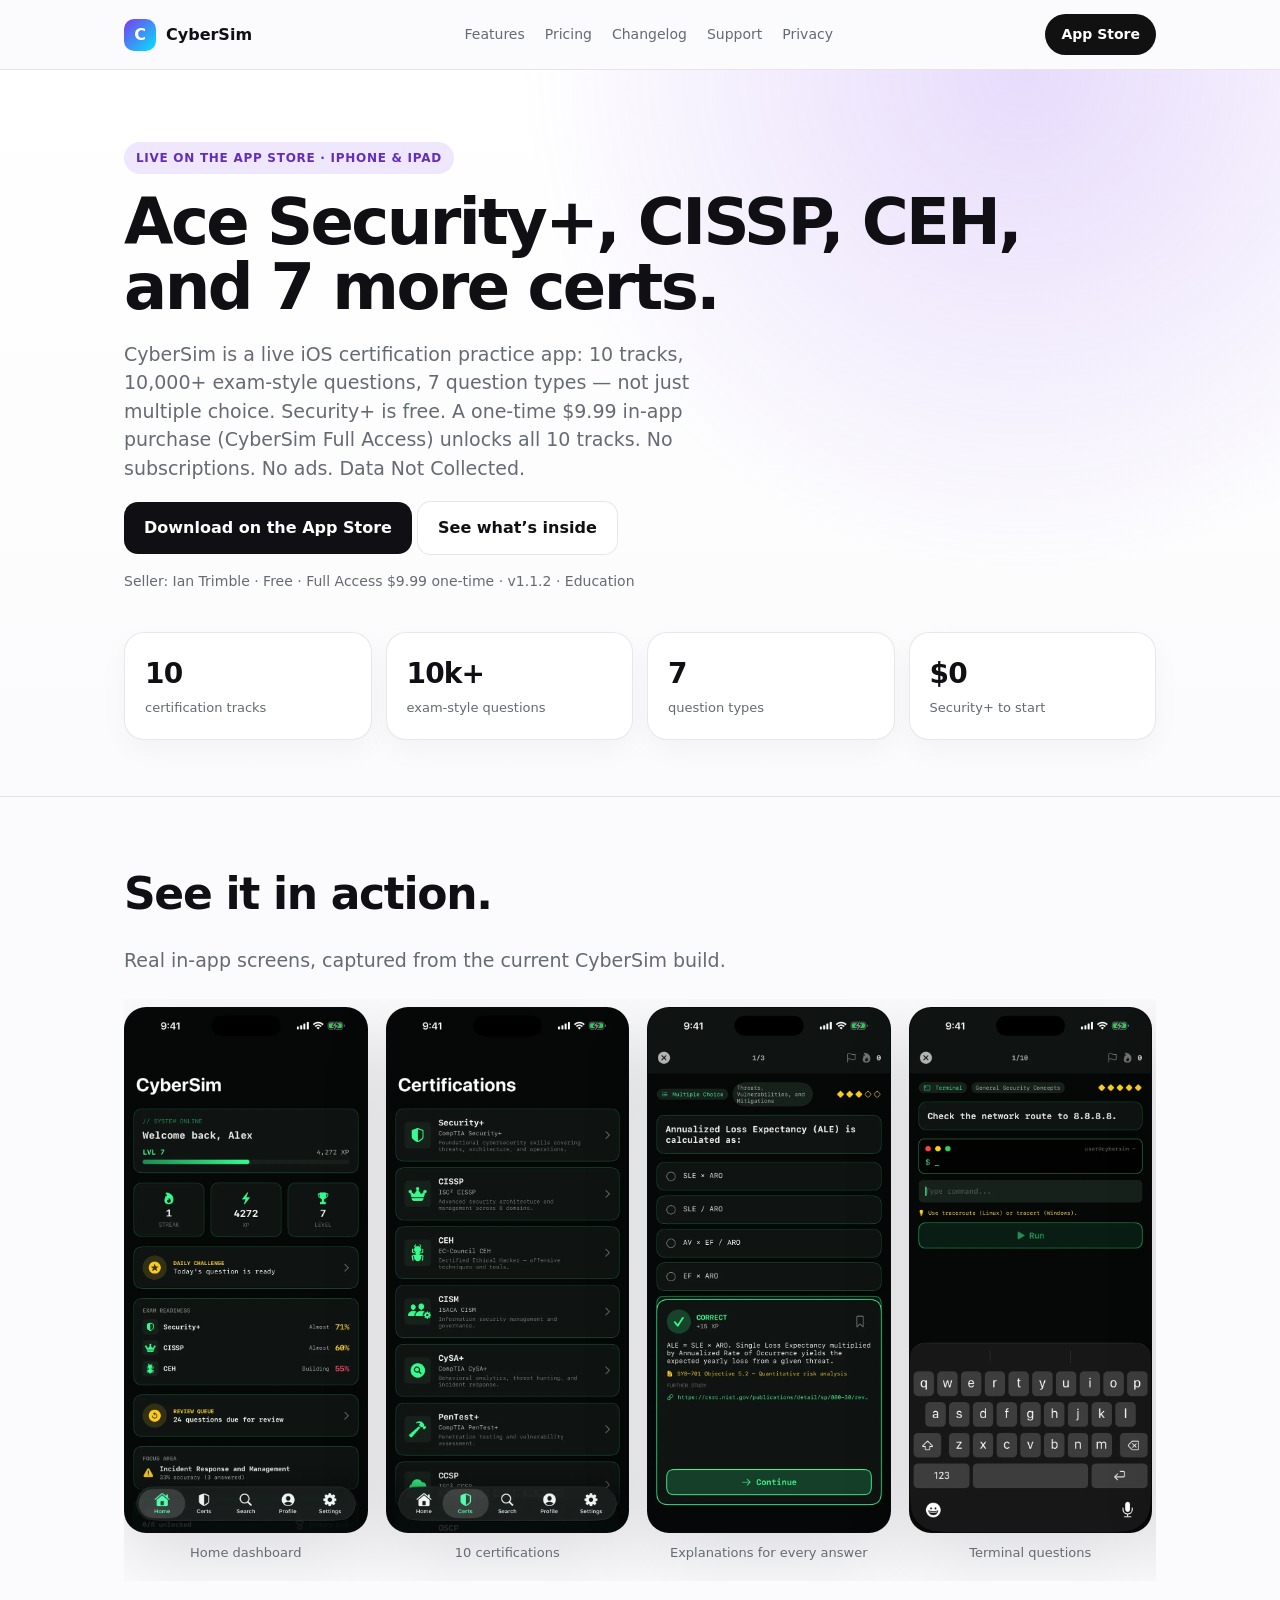
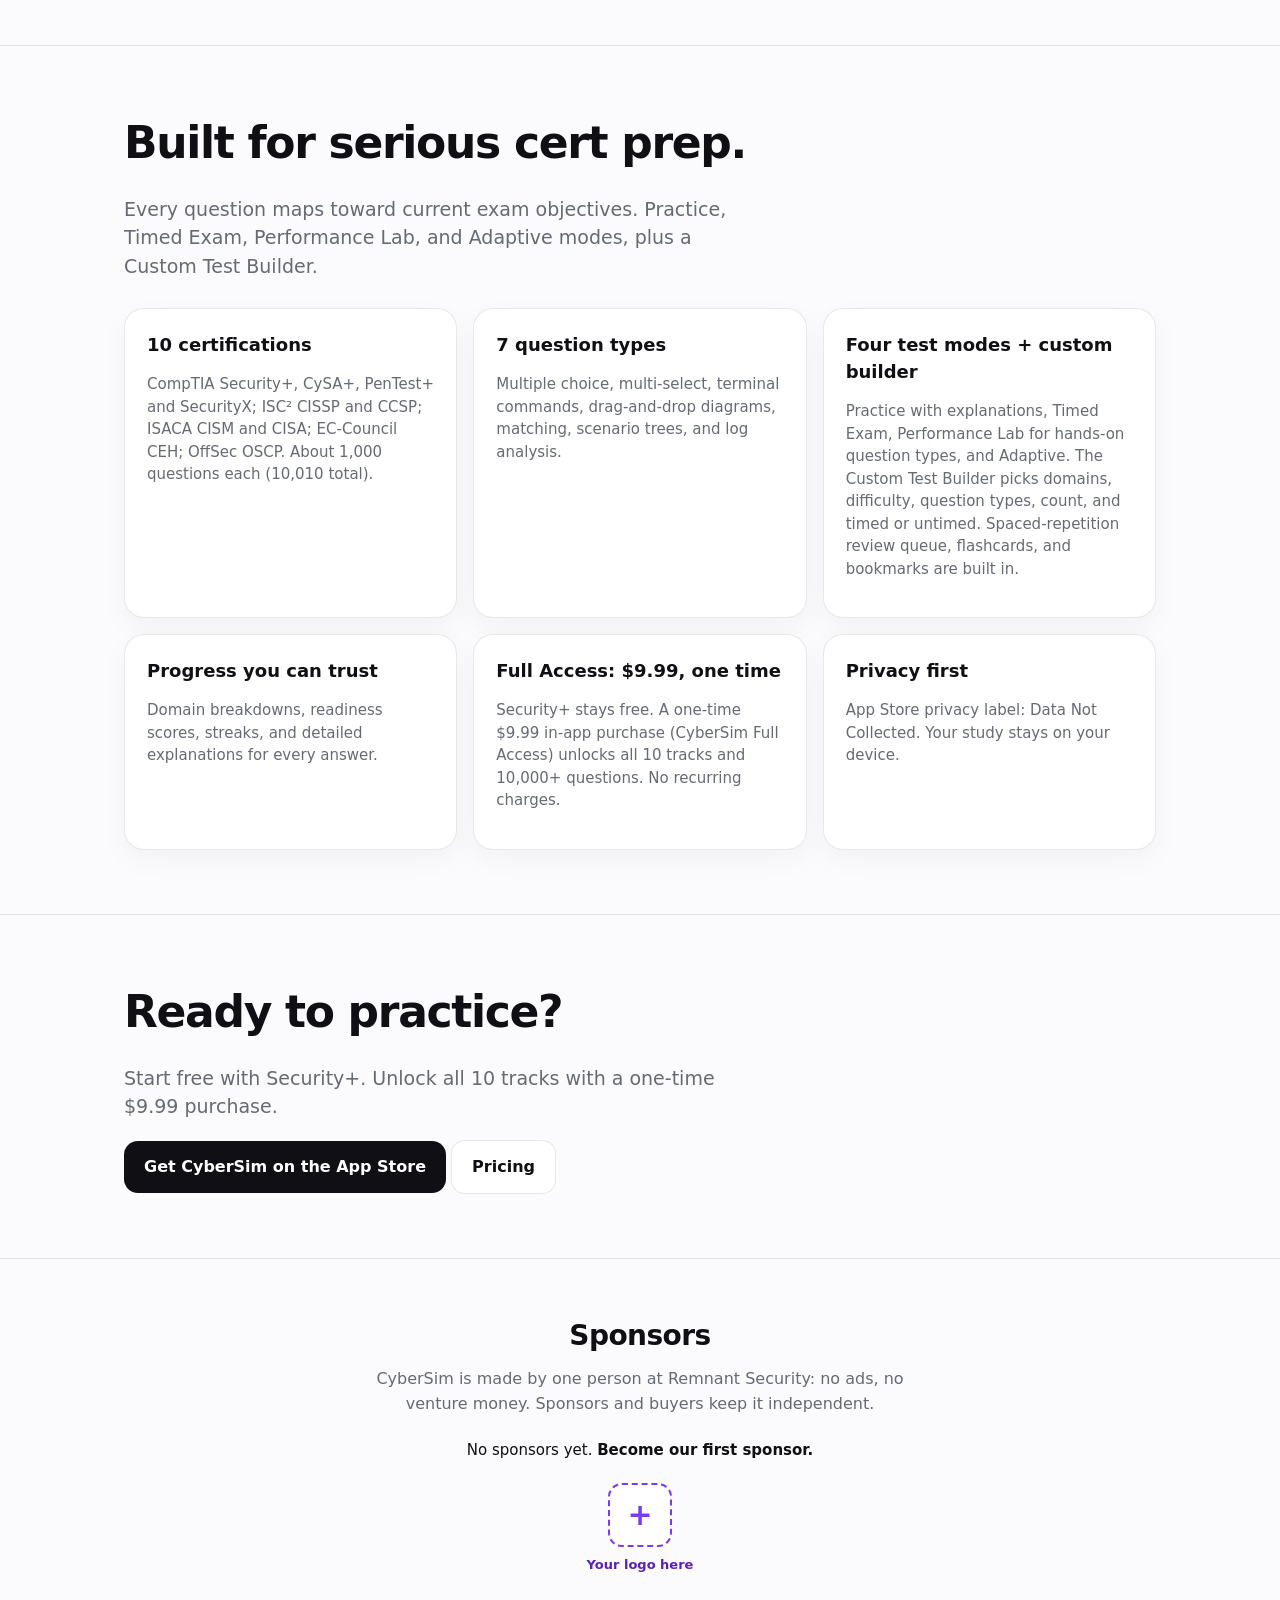
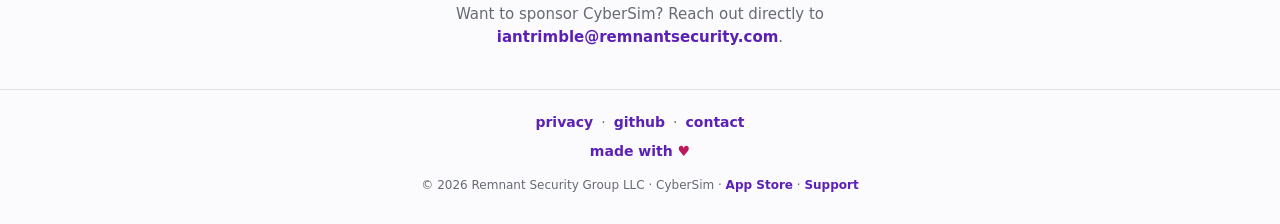
<file: index.html>
<!doctype html>
<html lang="en">
<head>
<meta charset="utf-8">
<meta name="viewport" content="width=device-width, initial-scale=1">
<title>CyberSim — Cert exam practice for iOS</title>
<meta name="description" content="Ace Security+, CISSP, CEH, and more. 10 certs, 10,000+ questions, 7 question types. Security+ free. Unlock all 10 for $9.99, one time.">
<link rel="canonical" href="https://cybersim.remnantsecurity.com/">
<link rel="icon" type="image/svg+xml" href="/favicon.svg">
<meta property="og:title" content="CyberSim — Cert exam practice for iOS">
<meta property="og:description" content="Ace Security+, CISSP, CEH, and more. 10 certs, 10,000+ questions, 7 question types. Security+ free. Unlock all 10 for $9.99, one time.">
<meta property="og:type" content="website">
<meta property="og:image" content="https://cybersim.remnantsecurity.com/og-image.jpg">
<meta name="twitter:card" content="summary_large_image">
<meta name="twitter:image" content="https://cybersim.remnantsecurity.com/og-image.jpg">
<meta property="og:url" content="https://cybersim.remnantsecurity.com/">
<meta name="theme-color" content="#7C3AED">
<style>
:root{--accent:#7C3AED;--accent2:#00e5ff;--ink:#101014;--muted:#666a73;--bg:#fbfbfd;--card:#fff;--line:rgba(0,0,0,.09);--shadow:0 24px 70px rgba(0,0,0,.12)}
*{box-sizing:border-box}html{scroll-behavior:smooth}body{margin:0;background:var(--bg);color:var(--ink);font-family:-apple-system,BlinkMacSystemFont,"SF Pro Display","Inter",system-ui,sans-serif;line-height:1.5;-webkit-font-smoothing:antialiased}
a{color:inherit;text-decoration:none}.nav{position:sticky;top:0;z-index:50;background:rgba(251,251,253,.86);backdrop-filter:saturate(180%) blur(22px);border-bottom:1px solid var(--line)}
.navin{max-width:1080px;margin:auto;padding:14px 24px;display:flex;align-items:center;justify-content:space-between;gap:16px}
.brand{display:flex;align-items:center;gap:10px;font-weight:800}.mark{width:32px;height:32px;border-radius:10px;background:linear-gradient(135deg,var(--accent),var(--accent2));display:grid;place-items:center;color:#fff;font-weight:900}
.links{display:flex;gap:20px;color:var(--muted);font-size:14px;flex-wrap:wrap}.pill{padding:10px 16px;border-radius:999px;background:#111;color:#fff;font-weight:700;font-size:14px}
.wrap{max-width:1080px;margin:auto;padding:0 24px}.hero{padding:72px 0 56px;background:radial-gradient(circle at 80% 0%,color-mix(in srgb,var(--accent) 18%,transparent),transparent 40%),linear-gradient(180deg,#fff,var(--bg))}
.eyebrow{display:inline-flex;padding:7px 12px;border-radius:999px;background:color-mix(in srgb,var(--accent) 12%,white);color:color-mix(in srgb,var(--accent) 80%,black);font-size:12px;font-weight:800;letter-spacing:.06em;text-transform:uppercase}
h1{font-size:clamp(36px,6vw,64px);line-height:1.02;letter-spacing:-.04em;margin:16px 0}.lead{font-size:19px;color:var(--muted);max-width:640px}
.cta{display:flex;gap:12px;flex-wrap:wrap;margin-top:28px}.btn{display:inline-flex;align-items:center;justify-content:center;padding:14px 20px;border-radius:14px;font-weight:800}
.primary{background:var(--ink);color:#fff}.secondary{background:#fff;border:1px solid var(--line)}.meta{margin-top:16px;color:var(--muted);font-size:14px}
.proof{display:grid;grid-template-columns:repeat(4,1fr);gap:14px;margin:40px 0 0}.proofItem{background:var(--card);border:1px solid var(--line);border-radius:20px;padding:20px;box-shadow:0 10px 28px rgba(0,0,0,.04)}
.proofItem strong{display:block;font-size:28px;letter-spacing:-.03em}.proofItem span{color:var(--muted);font-size:13px}
.section{padding:64px 0;border-top:1px solid var(--line)}.section h2{font-size:clamp(28px,4vw,44px);letter-spacing:-.03em;margin:0 0 12px}
.grid{display:grid;grid-template-columns:repeat(3,1fr);gap:16px;margin-top:28px}.card{background:var(--card);border:1px solid var(--line);border-radius:20px;padding:22px;box-shadow:0 10px 28px rgba(0,0,0,.04)}
.card h3{margin:0 0 8px;font-size:18px}.card p,.card li{color:var(--muted);font-size:15px}.footer{padding:36px 0;color:var(--muted);font-size:13px;border-top:1px solid var(--line)}
.footerin{display:flex;justify-content:space-between;gap:16px;flex-wrap:wrap}.shot{margin-top:28px;border-radius:24px;overflow:hidden;border:1px solid var(--line);box-shadow:var(--shadow)}
.shot img{width:100%;display:block}.content{max-width:760px}.content p,.content li{color:var(--muted);font-size:17px}
@media(max-width:900px){.proof,.grid{grid-template-columns:1fr 1fr}.links{display:none}}
@media(max-width:600px){.proof,.grid{grid-template-columns:1fr}}
.shots{display:grid;grid-auto-flow:column;grid-auto-columns:calc((100% - 54px)/4);gap:18px;overflow-x:auto;scroll-snap-type:x mandatory;padding:8px 2px 18px;margin-top:24px}.shots figure{margin:0;scroll-snap-align:start}.shots img{width:100%;height:auto;aspect-ratio:690/1493;border-radius:22px;border:1px solid var(--line);box-shadow:var(--shadow);display:block;background:#0b0b0d}.shots figcaption{font-size:13px;color:var(--muted);margin-top:10px;text-align:center}@media(max-width:700px){.shots{grid-auto-columns:68%}}
</style>
<link rel="stylesheet" href="/sponsors.css">
</head>
<body>
<nav class="nav"><div class="navin">
  <a class="brand" href="/"><span class="mark">C</span>CyberSim</a>
  <div class="links">
    <a href="/features.html">Features</a>
    <a href="/pricing.html">Pricing</a>
    <a href="/changelog.html">Changelog</a>
    <a href="/support.html">Support</a>
    <a href="/privacy.html">Privacy</a>
  </div>
  <a class="pill" href="https://apps.apple.com/us/app/cybersim-cert-exam-practice/id6762009652?ct=EXP-20260908-CYBERSIM-SITE-01">App Store</a>
</div></nav>

<header class="hero"><div class="wrap">
  <span class="eyebrow">Live on the App Store · iPhone &amp; iPad</span>
  <h1>Ace Security+, CISSP, CEH, and 7 more certs.</h1>
  <p class="lead">CyberSim is a live iOS certification practice app: 10 tracks, 10,000+ exam-style questions, 7 question types — not just multiple choice. Security+ is free. A one-time $9.99 in-app purchase (CyberSim Full Access) unlocks all 10 tracks. No subscriptions. No ads. Data Not Collected.</p>
  <div class="sp-cta">
    <a class="btn primary" href="https://apps.apple.com/us/app/cybersim-cert-exam-practice/id6762009652?ct=EXP-20260908-CYBERSIM-SITE-01">Download on the App Store</a>
    <a class="btn secondary" href="/features.html">See what’s inside</a>
  </div>
  <p class="meta">Seller: Ian Trimble · Free · Full Access $9.99 one-time · v1.1.2 · Education</p>
  <div class="proof">
    <div class="proofItem"><strong>10</strong><span>certification tracks</span></div>
    <div class="proofItem"><strong>10k+</strong><span>exam-style questions</span></div>
    <div class="proofItem"><strong>7</strong><span>question types</span></div>
    <div class="proofItem"><strong>$0</strong><span>Security+ to start</span></div>
  </div>
</div></header>
<section class="section" id="screenshots"><div class="wrap">
  <h2>See it in action.</h2>
  <p class="lead">Real in-app screens, captured from the current CyberSim build.</p>
  <div class="shots">
    <figure><img src="/screenshots/cybersim-home.webp" width="690" height="1499" loading="lazy" decoding="async" alt="CyberSim home dashboard showing level and XP, streak, daily challenge, exam readiness for Security+, CISSP and CEH, and a review queue of questions due"><figcaption>Home dashboard</figcaption></figure>
    <figure><img src="/screenshots/cybersim-certs.webp" width="690" height="1499" loading="lazy" decoding="async" alt="Certifications list showing Security+, CISSP, CEH, CISM, CySA+, PenTest+ and CCSP, each with a short description"><figcaption>10 certifications</figcaption></figure>
    <figure><img src="/screenshots/cybersim-mcfb.webp" width="690" height="1499" loading="lazy" decoding="async" alt="Multiple-choice question on Annualized Loss Expectancy with the correct answer SLE × ARO marked and an explanation citing the SY0-701 exam objective"><figcaption>Explanations for every answer</figcaption></figure>
    <figure><img src="/screenshots/cybersim-terminal.webp" width="690" height="1499" loading="lazy" decoding="async" alt="Terminal question asking you to check the network route to 8.8.8.8, with a command prompt, hint and Run button"><figcaption>Terminal questions</figcaption></figure>
    <figure><img src="/screenshots/cybersim-dragdrop.webp" width="690" height="1499" loading="lazy" decoding="async" alt="Drag-and-drop question matching malware types Ransomware, Spyware and Trojan to their descriptions"><figcaption>Drag-and-drop</figcaption></figure>
    <figure><img src="/screenshots/cybersim-log.webp" width="690" height="1499" loading="lazy" decoding="async" alt="Log analysis question showing a VPN alert for suspicious activity and asking how to respond, with four options"><figcaption>Log analysis</figcaption></figure>
  </div>
</div></section>
<section class="section"><div class="wrap">
  <h2>Built for serious cert prep.</h2>
  <p class="lead">Every question maps toward current exam objectives. Practice, Timed Exam, Performance Lab, and Adaptive modes, plus a Custom Test Builder.</p>
  <div class="grid">
    <article class="card"><h3>10 certifications</h3><p>CompTIA Security+, CySA+, PenTest+ and SecurityX; ISC² CISSP and CCSP; ISACA CISM and CISA; EC-Council CEH; OffSec OSCP. About 1,000 questions each (10,010 total).</p></article>
    <article class="card"><h3>7 question types</h3><p>Multiple choice, multi-select, terminal commands, drag-and-drop diagrams, matching, scenario trees, and log analysis.</p></article>
    <article class="card"><h3>Four test modes + custom builder</h3><p>Practice with explanations, Timed Exam, Performance Lab for hands-on question types, and Adaptive. The Custom Test Builder picks domains, difficulty, question types, count, and timed or untimed. Spaced-repetition review queue, flashcards, and bookmarks are built in.</p></article>
    <article class="card"><h3>Progress you can trust</h3><p>Domain breakdowns, readiness scores, streaks, and detailed explanations for every answer.</p></article>
    <article class="card"><h3>Full Access: $9.99, one time</h3><p>Security+ stays free. A one-time $9.99 in-app purchase (CyberSim Full Access) unlocks all 10 tracks and 10,000+ questions. No recurring charges.</p></article>
    <article class="card"><h3>Privacy first</h3><p>App Store privacy label: Data Not Collected. Your study stays on your device.</p></article>
  </div>
</div></section>
<section class="section"><div class="wrap">
  <h2>Ready to practice?</h2>
  <p class="lead">Start free with Security+. Unlock all 10 tracks with a one-time $9.99 purchase.</p>
  <div class="sp-cta">
    <a class="btn primary" href="https://apps.apple.com/us/app/cybersim-cert-exam-practice/id6762009652?ct=EXP-20260908-CYBERSIM-SITE-01">Get CyberSim on the App Store</a>
    <a class="btn secondary" href="/pricing.html">Pricing</a>
  </div>
</div></section>

<!-- TODO(sponsors): flip data-sponsors-live to "true" when https://github.com/sponsors/itrimble is live -->
<section class="sponsors" data-sponsors-live="false" aria-labelledby="sponsors-h"><div class="wrap">
  <h2 id="sponsors-h">Sponsors</h2>
  <p class="indie">CyberSim is made by one person at Remnant Security: no ads, no venture money. Sponsors and buyers keep it independent.</p>
  <p class="empty">No sponsors yet. <strong>Become our first sponsor.</strong></p>
  <ul class="sponsor-row"><li><a class="sponsor-tile" href="mailto:iantrimble@remnantsecurity.com?subject=CyberSim%20sponsorship" data-live-href="https://github.com/sponsors/itrimble" aria-label="Your logo here: become CyberSim's first sponsor"><span class="slot" aria-hidden="true">+</span><span>Your logo here</span></a></li></ul>
  <p class="sp-cta">Want to sponsor CyberSim? <span data-show-when="live">Use <a href="mailto:iantrimble@remnantsecurity.com?subject=CyberSim%20sponsorship" data-live-href="https://github.com/sponsors/itrimble">GitHub Sponsors</a> or reach</span><span data-show-when="pending">Reach</span> out directly to <a href="mailto:iantrimble@remnantsecurity.com?subject=CyberSim%20sponsorship">iantrimble@remnantsecurity.com</a>.</p>
</div></section>
<footer class="mini"><div class="wrap">
  <nav aria-label="Footer"><a href="/privacy.html">privacy</a><span aria-hidden="true">·</span><a href="https://github.com/itrimble/cybersim-site" rel="noopener">github</a><span aria-hidden="true">·</span><a href="mailto:iantrimble@remnantsecurity.com">contact</a></nav>
  <p class="made"><a href="https://remnantsecurity.com">made with <span class="heart" aria-hidden="true">♥</span><span class="sr">love</span></a></p>
  <p class="legal"><span class="nw">© 2026 Remnant Security Group LLC · CyberSim</span> · <span class="nw"><a href="https://apps.apple.com/us/app/cybersim-cert-exam-practice/id6762009652?ct=EXP-20260908-CYBERSIM-SITE-01">App Store</a></span> · <span class="nw"><a href="/support.html">Support</a></span></p>
</div></footer>
<script src="/sponsors.js"></script>
<script src="/posthog.js"></script>
</body></html>
</file>
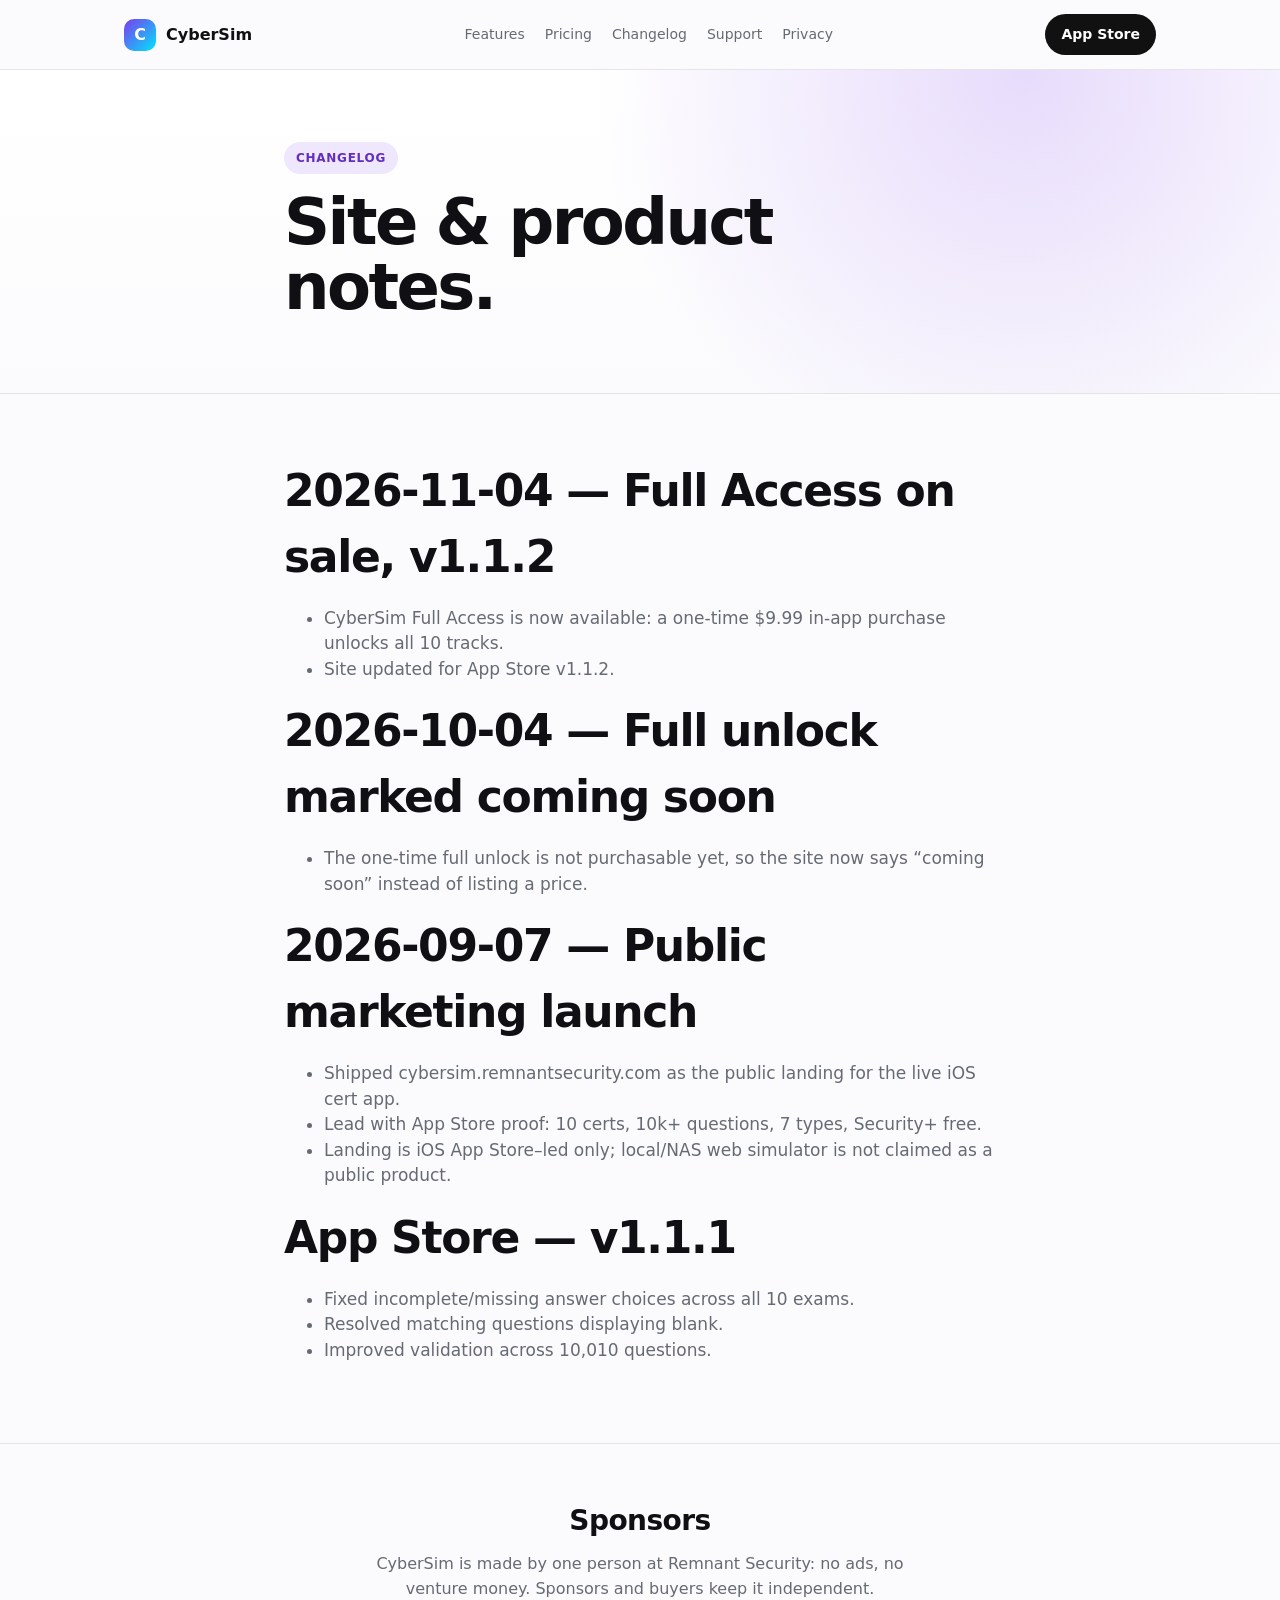
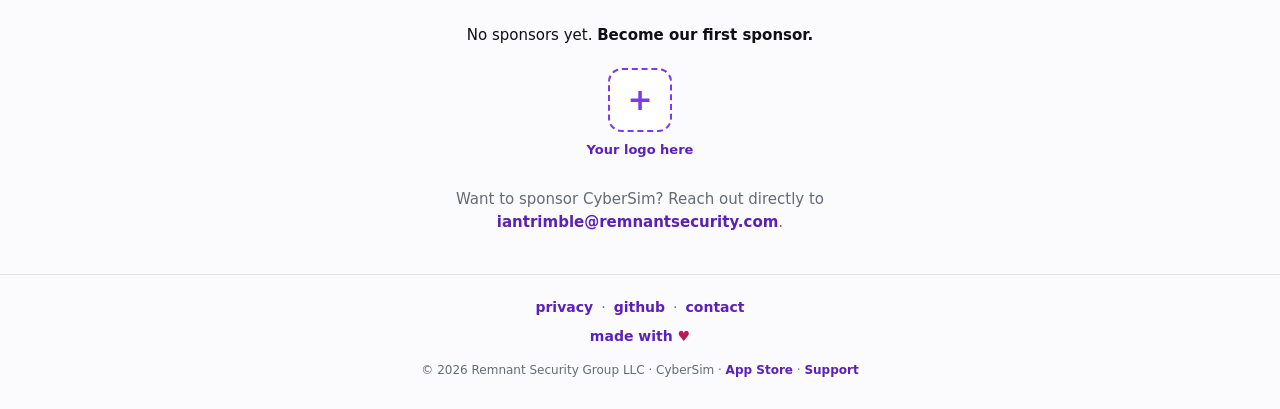
<file: changelog.html>
<!doctype html>
<html lang="en">
<head>
<meta charset="utf-8">
<meta name="viewport" content="width=device-width, initial-scale=1">
<title>CyberSim Changelog</title>
<meta name="description" content="Website and App Store release notes for CyberSim.">
<link rel="canonical" href="https://cybersim.remnantsecurity.com/changelog.html">
<link rel="icon" type="image/svg+xml" href="/favicon.svg">
<meta property="og:title" content="CyberSim Changelog">
<meta property="og:description" content="Website and App Store release notes for CyberSim.">
<meta property="og:type" content="website">
<meta property="og:url" content="https://cybersim.remnantsecurity.com/changelog.html">
<meta name="theme-color" content="#7C3AED">
<style>
:root{--accent:#7C3AED;--accent2:#00e5ff;--ink:#101014;--muted:#666a73;--bg:#fbfbfd;--card:#fff;--line:rgba(0,0,0,.09);--shadow:0 24px 70px rgba(0,0,0,.12)}
*{box-sizing:border-box}html{scroll-behavior:smooth}body{margin:0;background:var(--bg);color:var(--ink);font-family:-apple-system,BlinkMacSystemFont,"SF Pro Display","Inter",system-ui,sans-serif;line-height:1.5;-webkit-font-smoothing:antialiased}
a{color:inherit;text-decoration:none}.nav{position:sticky;top:0;z-index:50;background:rgba(251,251,253,.86);backdrop-filter:saturate(180%) blur(22px);border-bottom:1px solid var(--line)}
.navin{max-width:1080px;margin:auto;padding:14px 24px;display:flex;align-items:center;justify-content:space-between;gap:16px}
.brand{display:flex;align-items:center;gap:10px;font-weight:800}.mark{width:32px;height:32px;border-radius:10px;background:linear-gradient(135deg,var(--accent),var(--accent2));display:grid;place-items:center;color:#fff;font-weight:900}
.links{display:flex;gap:20px;color:var(--muted);font-size:14px;flex-wrap:wrap}.pill{padding:10px 16px;border-radius:999px;background:#111;color:#fff;font-weight:700;font-size:14px}
.wrap{max-width:1080px;margin:auto;padding:0 24px}.hero{padding:72px 0 56px;background:radial-gradient(circle at 80% 0%,color-mix(in srgb,var(--accent) 18%,transparent),transparent 40%),linear-gradient(180deg,#fff,var(--bg))}
.eyebrow{display:inline-flex;padding:7px 12px;border-radius:999px;background:color-mix(in srgb,var(--accent) 12%,white);color:color-mix(in srgb,var(--accent) 80%,black);font-size:12px;font-weight:800;letter-spacing:.06em;text-transform:uppercase}
h1{font-size:clamp(36px,6vw,64px);line-height:1.02;letter-spacing:-.04em;margin:16px 0}.lead{font-size:19px;color:var(--muted);max-width:640px}
.cta{display:flex;gap:12px;flex-wrap:wrap;margin-top:28px}.btn{display:inline-flex;align-items:center;justify-content:center;padding:14px 20px;border-radius:14px;font-weight:800}
.primary{background:var(--ink);color:#fff}.secondary{background:#fff;border:1px solid var(--line)}.meta{margin-top:16px;color:var(--muted);font-size:14px}
.proof{display:grid;grid-template-columns:repeat(4,1fr);gap:14px;margin:40px 0 0}.proofItem{background:var(--card);border:1px solid var(--line);border-radius:20px;padding:20px;box-shadow:0 10px 28px rgba(0,0,0,.04)}
.proofItem strong{display:block;font-size:28px;letter-spacing:-.03em}.proofItem span{color:var(--muted);font-size:13px}
.section{padding:64px 0;border-top:1px solid var(--line)}.section h2{font-size:clamp(28px,4vw,44px);letter-spacing:-.03em;margin:0 0 12px}
.grid{display:grid;grid-template-columns:repeat(3,1fr);gap:16px;margin-top:28px}.card{background:var(--card);border:1px solid var(--line);border-radius:20px;padding:22px;box-shadow:0 10px 28px rgba(0,0,0,.04)}
.card h3{margin:0 0 8px;font-size:18px}.card p,.card li{color:var(--muted);font-size:15px}.footer{padding:36px 0;color:var(--muted);font-size:13px;border-top:1px solid var(--line)}
.footerin{display:flex;justify-content:space-between;gap:16px;flex-wrap:wrap}.shot{margin-top:28px;border-radius:24px;overflow:hidden;border:1px solid var(--line);box-shadow:var(--shadow)}
.shot img{width:100%;display:block}.content{max-width:760px}.content p,.content li{color:var(--muted);font-size:17px}
@media(max-width:900px){.proof,.grid{grid-template-columns:1fr 1fr}.links{display:none}}
@media(max-width:600px){.proof,.grid{grid-template-columns:1fr}}
</style>
<link rel="stylesheet" href="/sponsors.css">
</head>
<body>
<nav class="nav"><div class="navin">
  <a class="brand" href="/"><span class="mark">C</span>CyberSim</a>
  <div class="links">
    <a href="/features.html">Features</a>
    <a href="/pricing.html">Pricing</a>
    <a href="/changelog.html">Changelog</a>
    <a href="/support.html">Support</a>
    <a href="/privacy.html">Privacy</a>
  </div>
  <a class="pill" href="https://apps.apple.com/us/app/cybersim-cert-exam-practice/id6762009652?ct=EXP-20260908-CYBERSIM-SITE-01">App Store</a>
</div></nav>

<section class="hero"><div class="wrap content">
  <span class="eyebrow">Changelog</span>
  <h1>Site &amp; product notes.</h1>
</div></section>
<section class="section"><div class="wrap content">
  <h2>2026-11-04 — Full Access on sale, v1.1.2</h2>
  <ul>
    <li>CyberSim Full Access is now available: a one-time $9.99 in-app purchase unlocks all 10 tracks.</li>
    <li>Site updated for App Store v1.1.2.</li>
  </ul>
  <h2>2026-10-04 — Full unlock marked coming soon</h2>
  <ul>
    <li>The one-time full unlock is not purchasable yet, so the site now says “coming soon” instead of listing a price.</li>
  </ul>
  <h2>2026-09-07 — Public marketing launch</h2>
  <ul>
    <li>Shipped cybersim.remnantsecurity.com as the public landing for the live iOS cert app.</li>
    <li>Lead with App Store proof: 10 certs, 10k+ questions, 7 types, Security+ free.</li>
    <li>Landing is iOS App Store–led only; local/NAS web simulator is not claimed as a public product.</li>
  </ul>
  <h2>App Store — v1.1.1</h2>
  <ul>
    <li>Fixed incomplete/missing answer choices across all 10 exams.</li>
    <li>Resolved matching questions displaying blank.</li>
    <li>Improved validation across 10,010 questions.</li>
  </ul>
</div></section>

<!-- TODO(sponsors): flip data-sponsors-live to "true" when https://github.com/sponsors/itrimble is live -->
<section class="sponsors" data-sponsors-live="false" aria-labelledby="sponsors-h"><div class="wrap">
  <h2 id="sponsors-h">Sponsors</h2>
  <p class="indie">CyberSim is made by one person at Remnant Security: no ads, no venture money. Sponsors and buyers keep it independent.</p>
  <p class="empty">No sponsors yet. <strong>Become our first sponsor.</strong></p>
  <ul class="sponsor-row"><li><a class="sponsor-tile" href="mailto:iantrimble@remnantsecurity.com?subject=CyberSim%20sponsorship" data-live-href="https://github.com/sponsors/itrimble" aria-label="Your logo here: become CyberSim's first sponsor"><span class="slot" aria-hidden="true">+</span><span>Your logo here</span></a></li></ul>
  <p class="sp-cta">Want to sponsor CyberSim? <span data-show-when="live">Use <a href="mailto:iantrimble@remnantsecurity.com?subject=CyberSim%20sponsorship" data-live-href="https://github.com/sponsors/itrimble">GitHub Sponsors</a> or reach</span><span data-show-when="pending">Reach</span> out directly to <a href="mailto:iantrimble@remnantsecurity.com?subject=CyberSim%20sponsorship">iantrimble@remnantsecurity.com</a>.</p>
</div></section>
<footer class="mini"><div class="wrap">
  <nav aria-label="Footer"><a href="/privacy.html">privacy</a><span aria-hidden="true">·</span><a href="https://github.com/itrimble/cybersim-site" rel="noopener">github</a><span aria-hidden="true">·</span><a href="mailto:iantrimble@remnantsecurity.com">contact</a></nav>
  <p class="made"><a href="https://remnantsecurity.com">made with <span class="heart" aria-hidden="true">♥</span><span class="sr">love</span></a></p>
  <p class="legal"><span class="nw">© 2026 Remnant Security Group LLC · CyberSim</span> · <span class="nw"><a href="https://apps.apple.com/us/app/cybersim-cert-exam-practice/id6762009652?ct=EXP-20260908-CYBERSIM-SITE-01">App Store</a></span> · <span class="nw"><a href="/support.html">Support</a></span></p>
</div></footer>
<script src="/sponsors.js"></script>
<script src="/posthog.js"></script>
</body></html>
</file>
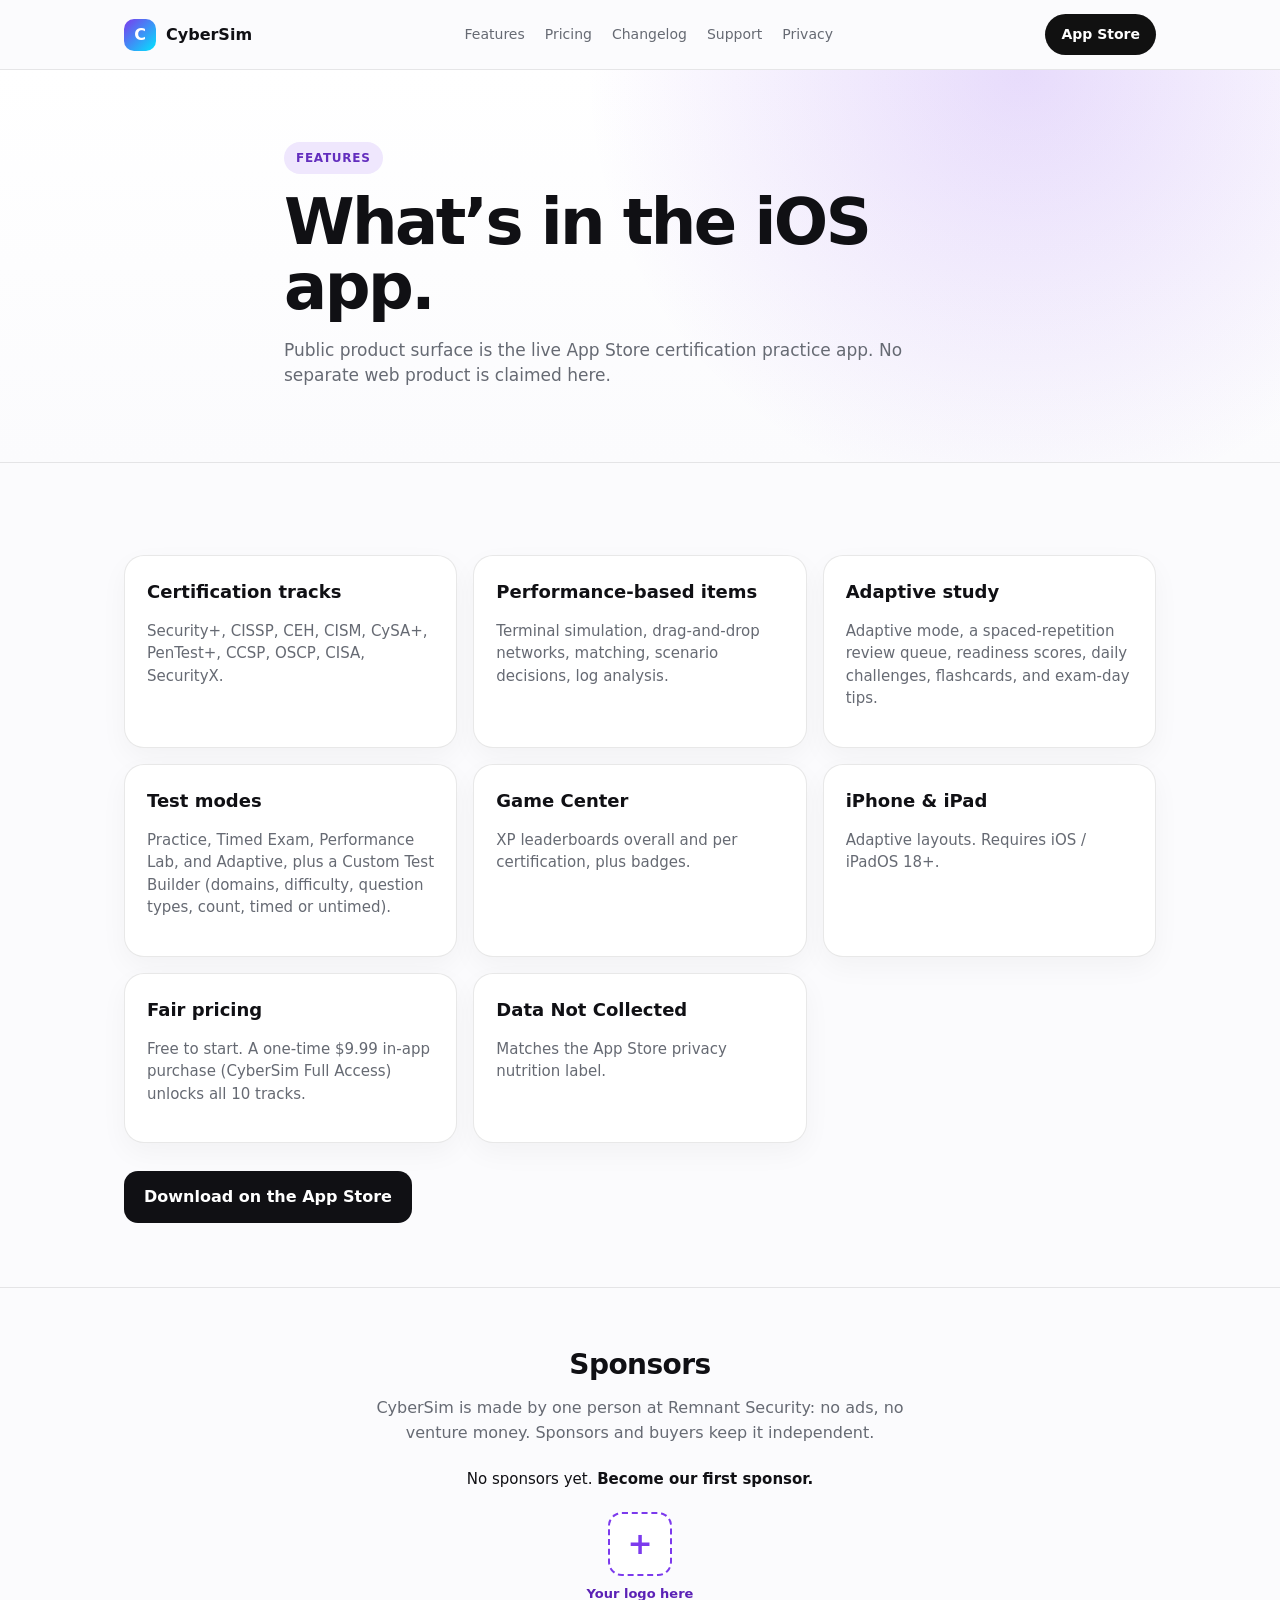
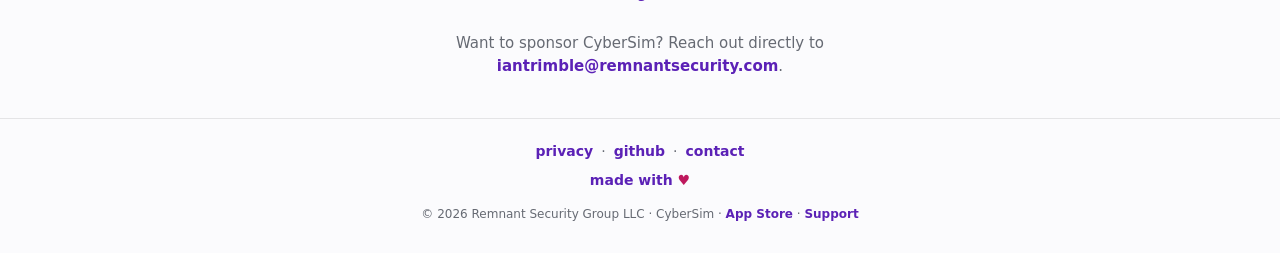
<file: features.html>
<!doctype html>
<html lang="en">
<head>
<meta charset="utf-8">
<meta name="viewport" content="width=device-width, initial-scale=1">
<title>CyberSim Features</title>
<meta name="description" content="Certification tracks, seven question types, adaptive study, and privacy-first iOS practice.">
<link rel="canonical" href="https://cybersim.remnantsecurity.com/features.html">
<link rel="icon" type="image/svg+xml" href="/favicon.svg">
<meta property="og:title" content="CyberSim Features">
<meta property="og:description" content="Certification tracks, seven question types, adaptive study, and privacy-first iOS practice.">
<meta property="og:type" content="website">
<meta property="og:url" content="https://cybersim.remnantsecurity.com/features.html">
<meta name="theme-color" content="#7C3AED">
<style>
:root{--accent:#7C3AED;--accent2:#00e5ff;--ink:#101014;--muted:#666a73;--bg:#fbfbfd;--card:#fff;--line:rgba(0,0,0,.09);--shadow:0 24px 70px rgba(0,0,0,.12)}
*{box-sizing:border-box}html{scroll-behavior:smooth}body{margin:0;background:var(--bg);color:var(--ink);font-family:-apple-system,BlinkMacSystemFont,"SF Pro Display","Inter",system-ui,sans-serif;line-height:1.5;-webkit-font-smoothing:antialiased}
a{color:inherit;text-decoration:none}.nav{position:sticky;top:0;z-index:50;background:rgba(251,251,253,.86);backdrop-filter:saturate(180%) blur(22px);border-bottom:1px solid var(--line)}
.navin{max-width:1080px;margin:auto;padding:14px 24px;display:flex;align-items:center;justify-content:space-between;gap:16px}
.brand{display:flex;align-items:center;gap:10px;font-weight:800}.mark{width:32px;height:32px;border-radius:10px;background:linear-gradient(135deg,var(--accent),var(--accent2));display:grid;place-items:center;color:#fff;font-weight:900}
.links{display:flex;gap:20px;color:var(--muted);font-size:14px;flex-wrap:wrap}.pill{padding:10px 16px;border-radius:999px;background:#111;color:#fff;font-weight:700;font-size:14px}
.wrap{max-width:1080px;margin:auto;padding:0 24px}.hero{padding:72px 0 56px;background:radial-gradient(circle at 80% 0%,color-mix(in srgb,var(--accent) 18%,transparent),transparent 40%),linear-gradient(180deg,#fff,var(--bg))}
.eyebrow{display:inline-flex;padding:7px 12px;border-radius:999px;background:color-mix(in srgb,var(--accent) 12%,white);color:color-mix(in srgb,var(--accent) 80%,black);font-size:12px;font-weight:800;letter-spacing:.06em;text-transform:uppercase}
h1{font-size:clamp(36px,6vw,64px);line-height:1.02;letter-spacing:-.04em;margin:16px 0}.lead{font-size:19px;color:var(--muted);max-width:640px}
.cta{display:flex;gap:12px;flex-wrap:wrap;margin-top:28px}.btn{display:inline-flex;align-items:center;justify-content:center;padding:14px 20px;border-radius:14px;font-weight:800}
.primary{background:var(--ink);color:#fff}.secondary{background:#fff;border:1px solid var(--line)}.meta{margin-top:16px;color:var(--muted);font-size:14px}
.proof{display:grid;grid-template-columns:repeat(4,1fr);gap:14px;margin:40px 0 0}.proofItem{background:var(--card);border:1px solid var(--line);border-radius:20px;padding:20px;box-shadow:0 10px 28px rgba(0,0,0,.04)}
.proofItem strong{display:block;font-size:28px;letter-spacing:-.03em}.proofItem span{color:var(--muted);font-size:13px}
.section{padding:64px 0;border-top:1px solid var(--line)}.section h2{font-size:clamp(28px,4vw,44px);letter-spacing:-.03em;margin:0 0 12px}
.grid{display:grid;grid-template-columns:repeat(3,1fr);gap:16px;margin-top:28px}.card{background:var(--card);border:1px solid var(--line);border-radius:20px;padding:22px;box-shadow:0 10px 28px rgba(0,0,0,.04)}
.card h3{margin:0 0 8px;font-size:18px}.card p,.card li{color:var(--muted);font-size:15px}.footer{padding:36px 0;color:var(--muted);font-size:13px;border-top:1px solid var(--line)}
.footerin{display:flex;justify-content:space-between;gap:16px;flex-wrap:wrap}.shot{margin-top:28px;border-radius:24px;overflow:hidden;border:1px solid var(--line);box-shadow:var(--shadow)}
.shot img{width:100%;display:block}.content{max-width:760px}.content p,.content li{color:var(--muted);font-size:17px}
@media(max-width:900px){.proof,.grid{grid-template-columns:1fr 1fr}.links{display:none}}
@media(max-width:600px){.proof,.grid{grid-template-columns:1fr}}
</style>
<link rel="stylesheet" href="/sponsors.css">
</head>
<body>
<nav class="nav"><div class="navin">
  <a class="brand" href="/"><span class="mark">C</span>CyberSim</a>
  <div class="links">
    <a href="/features.html">Features</a>
    <a href="/pricing.html">Pricing</a>
    <a href="/changelog.html">Changelog</a>
    <a href="/support.html">Support</a>
    <a href="/privacy.html">Privacy</a>
  </div>
  <a class="pill" href="https://apps.apple.com/us/app/cybersim-cert-exam-practice/id6762009652?ct=EXP-20260908-CYBERSIM-SITE-01">App Store</a>
</div></nav>

<section class="hero"><div class="wrap content">
  <span class="eyebrow">Features</span>
  <h1>What’s in the iOS app.</h1>
  <p class="lead">Public product surface is the live App Store certification practice app. No separate web product is claimed here.</p>
</div></section>
<section class="section"><div class="wrap">
  <div class="grid">
    <article class="card"><h3>Certification tracks</h3><p>Security+, CISSP, CEH, CISM, CySA+, PenTest+, CCSP, OSCP, CISA, SecurityX.</p></article>
    <article class="card"><h3>Performance-based items</h3><p>Terminal simulation, drag-and-drop networks, matching, scenario decisions, log analysis.</p></article>
    <article class="card"><h3>Adaptive study</h3><p>Adaptive mode, a spaced-repetition review queue, readiness scores, daily challenges, flashcards, and exam-day tips.</p></article>
    <article class="card"><h3>Test modes</h3><p>Practice, Timed Exam, Performance Lab, and Adaptive, plus a Custom Test Builder (domains, difficulty, question types, count, timed or untimed).</p></article>
    <article class="card"><h3>Game Center</h3><p>XP leaderboards overall and per certification, plus badges.</p></article>
    <article class="card"><h3>iPhone &amp; iPad</h3><p>Adaptive layouts. Requires iOS / iPadOS 18+.</p></article>
    <article class="card"><h3>Fair pricing</h3><p>Free to start. A one-time $9.99 in-app purchase (CyberSim Full Access) unlocks all 10 tracks.</p></article>
    <article class="card"><h3>Data Not Collected</h3><p>Matches the App Store privacy nutrition label.</p></article>
  </div>
  <div class="sp-cta" style="margin-top:28px"><a class="btn primary" href="https://apps.apple.com/us/app/cybersim-cert-exam-practice/id6762009652?ct=EXP-20260908-CYBERSIM-SITE-01">Download on the App Store</a></div>
</div></section>

<!-- TODO(sponsors): flip data-sponsors-live to "true" when https://github.com/sponsors/itrimble is live -->
<section class="sponsors" data-sponsors-live="false" aria-labelledby="sponsors-h"><div class="wrap">
  <h2 id="sponsors-h">Sponsors</h2>
  <p class="indie">CyberSim is made by one person at Remnant Security: no ads, no venture money. Sponsors and buyers keep it independent.</p>
  <p class="empty">No sponsors yet. <strong>Become our first sponsor.</strong></p>
  <ul class="sponsor-row"><li><a class="sponsor-tile" href="mailto:iantrimble@remnantsecurity.com?subject=CyberSim%20sponsorship" data-live-href="https://github.com/sponsors/itrimble" aria-label="Your logo here: become CyberSim's first sponsor"><span class="slot" aria-hidden="true">+</span><span>Your logo here</span></a></li></ul>
  <p class="sp-cta">Want to sponsor CyberSim? <span data-show-when="live">Use <a href="mailto:iantrimble@remnantsecurity.com?subject=CyberSim%20sponsorship" data-live-href="https://github.com/sponsors/itrimble">GitHub Sponsors</a> or reach</span><span data-show-when="pending">Reach</span> out directly to <a href="mailto:iantrimble@remnantsecurity.com?subject=CyberSim%20sponsorship">iantrimble@remnantsecurity.com</a>.</p>
</div></section>
<footer class="mini"><div class="wrap">
  <nav aria-label="Footer"><a href="/privacy.html">privacy</a><span aria-hidden="true">·</span><a href="https://github.com/itrimble/cybersim-site" rel="noopener">github</a><span aria-hidden="true">·</span><a href="mailto:iantrimble@remnantsecurity.com">contact</a></nav>
  <p class="made"><a href="https://remnantsecurity.com">made with <span class="heart" aria-hidden="true">♥</span><span class="sr">love</span></a></p>
  <p class="legal"><span class="nw">© 2026 Remnant Security Group LLC · CyberSim</span> · <span class="nw"><a href="https://apps.apple.com/us/app/cybersim-cert-exam-practice/id6762009652?ct=EXP-20260908-CYBERSIM-SITE-01">App Store</a></span> · <span class="nw"><a href="/support.html">Support</a></span></p>
</div></footer>
<script src="/sponsors.js"></script>
<script src="/posthog.js"></script>
</body></html>
</file>
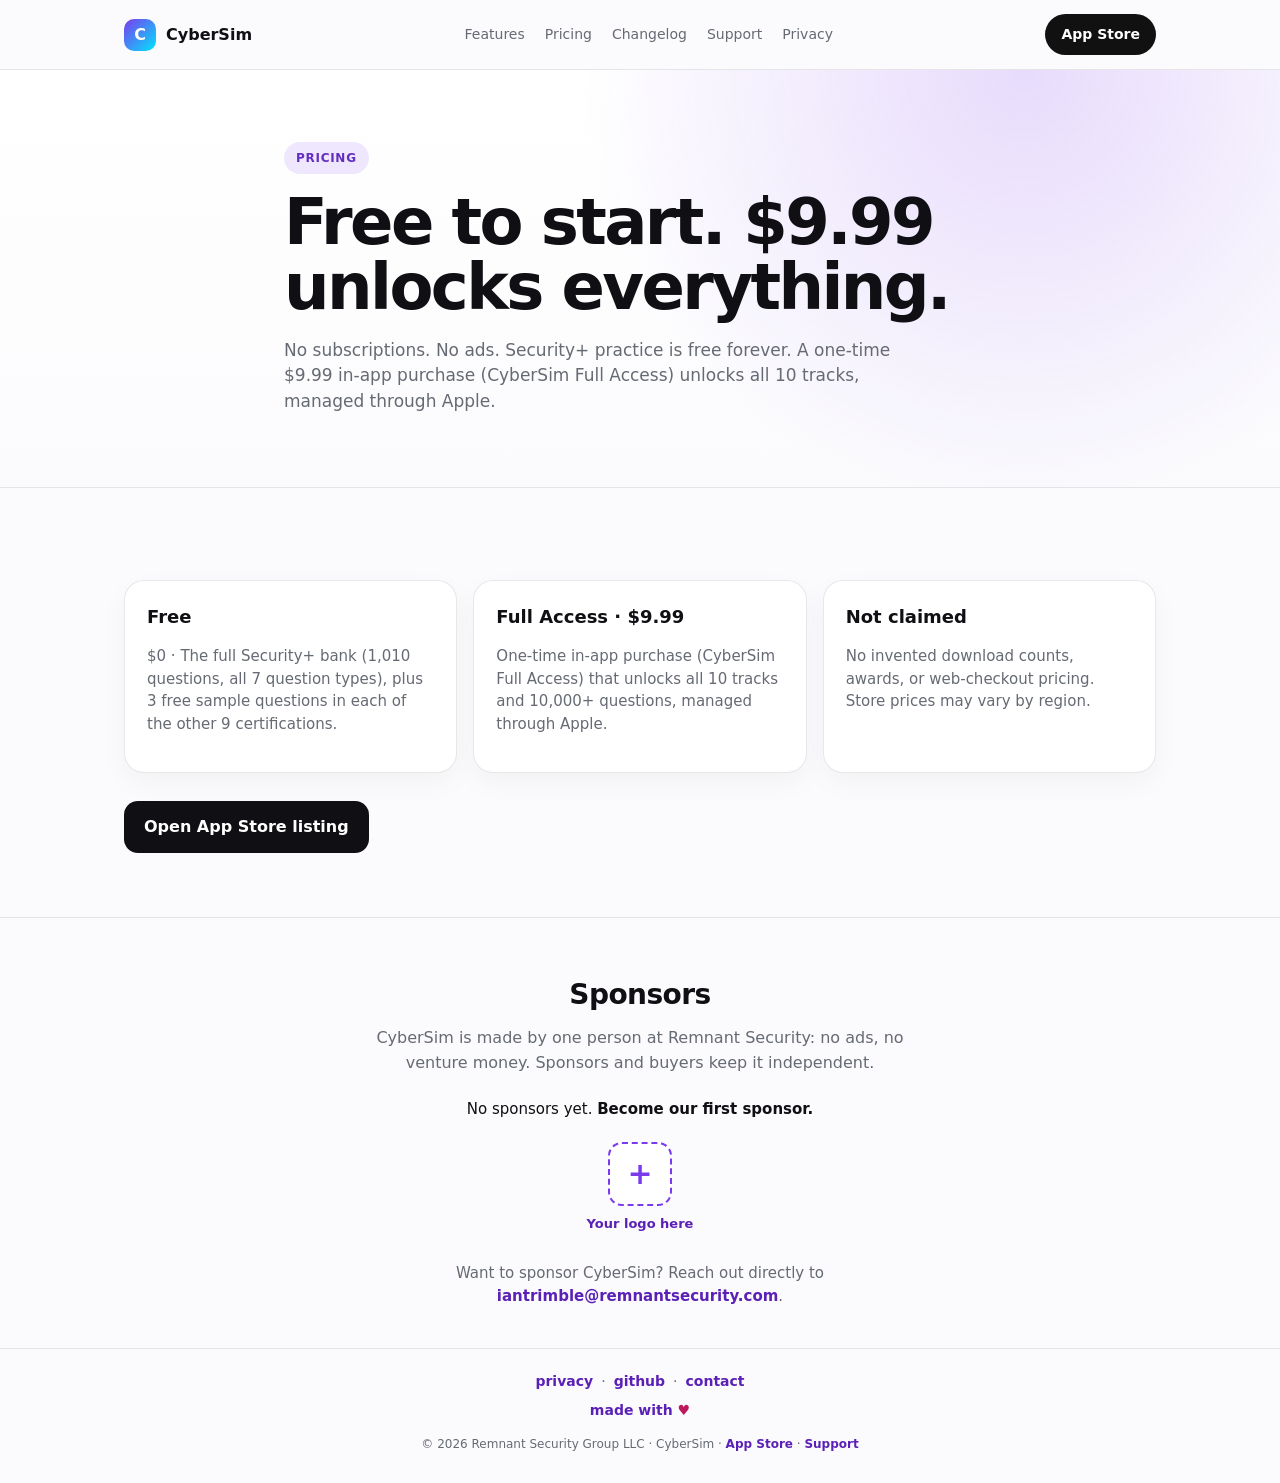
<file: pricing.html>
<!doctype html>
<html lang="en">
<head>
<meta charset="utf-8">
<meta name="viewport" content="width=device-width, initial-scale=1">
<title>CyberSim Pricing</title>
<meta name="description" content="Security+ free. Unlock all 10 tracks with a one-time $9.99 purchase.">
<link rel="canonical" href="https://cybersim.remnantsecurity.com/pricing.html">
<link rel="icon" type="image/svg+xml" href="/favicon.svg">
<meta property="og:title" content="CyberSim Pricing">
<meta property="og:description" content="Security+ free. Unlock all 10 tracks with a one-time $9.99 purchase.">
<meta property="og:type" content="website">
<meta property="og:url" content="https://cybersim.remnantsecurity.com/pricing.html">
<meta name="theme-color" content="#7C3AED">
<style>
:root{--accent:#7C3AED;--accent2:#00e5ff;--ink:#101014;--muted:#666a73;--bg:#fbfbfd;--card:#fff;--line:rgba(0,0,0,.09);--shadow:0 24px 70px rgba(0,0,0,.12)}
*{box-sizing:border-box}html{scroll-behavior:smooth}body{margin:0;background:var(--bg);color:var(--ink);font-family:-apple-system,BlinkMacSystemFont,"SF Pro Display","Inter",system-ui,sans-serif;line-height:1.5;-webkit-font-smoothing:antialiased}
a{color:inherit;text-decoration:none}.nav{position:sticky;top:0;z-index:50;background:rgba(251,251,253,.86);backdrop-filter:saturate(180%) blur(22px);border-bottom:1px solid var(--line)}
.navin{max-width:1080px;margin:auto;padding:14px 24px;display:flex;align-items:center;justify-content:space-between;gap:16px}
.brand{display:flex;align-items:center;gap:10px;font-weight:800}.mark{width:32px;height:32px;border-radius:10px;background:linear-gradient(135deg,var(--accent),var(--accent2));display:grid;place-items:center;color:#fff;font-weight:900}
.links{display:flex;gap:20px;color:var(--muted);font-size:14px;flex-wrap:wrap}.pill{padding:10px 16px;border-radius:999px;background:#111;color:#fff;font-weight:700;font-size:14px}
.wrap{max-width:1080px;margin:auto;padding:0 24px}.hero{padding:72px 0 56px;background:radial-gradient(circle at 80% 0%,color-mix(in srgb,var(--accent) 18%,transparent),transparent 40%),linear-gradient(180deg,#fff,var(--bg))}
.eyebrow{display:inline-flex;padding:7px 12px;border-radius:999px;background:color-mix(in srgb,var(--accent) 12%,white);color:color-mix(in srgb,var(--accent) 80%,black);font-size:12px;font-weight:800;letter-spacing:.06em;text-transform:uppercase}
h1{font-size:clamp(36px,6vw,64px);line-height:1.02;letter-spacing:-.04em;margin:16px 0}.lead{font-size:19px;color:var(--muted);max-width:640px}
.cta{display:flex;gap:12px;flex-wrap:wrap;margin-top:28px}.btn{display:inline-flex;align-items:center;justify-content:center;padding:14px 20px;border-radius:14px;font-weight:800}
.primary{background:var(--ink);color:#fff}.secondary{background:#fff;border:1px solid var(--line)}.meta{margin-top:16px;color:var(--muted);font-size:14px}
.proof{display:grid;grid-template-columns:repeat(4,1fr);gap:14px;margin:40px 0 0}.proofItem{background:var(--card);border:1px solid var(--line);border-radius:20px;padding:20px;box-shadow:0 10px 28px rgba(0,0,0,.04)}
.proofItem strong{display:block;font-size:28px;letter-spacing:-.03em}.proofItem span{color:var(--muted);font-size:13px}
.section{padding:64px 0;border-top:1px solid var(--line)}.section h2{font-size:clamp(28px,4vw,44px);letter-spacing:-.03em;margin:0 0 12px}
.grid{display:grid;grid-template-columns:repeat(3,1fr);gap:16px;margin-top:28px}.card{background:var(--card);border:1px solid var(--line);border-radius:20px;padding:22px;box-shadow:0 10px 28px rgba(0,0,0,.04)}
.card h3{margin:0 0 8px;font-size:18px}.card p,.card li{color:var(--muted);font-size:15px}.footer{padding:36px 0;color:var(--muted);font-size:13px;border-top:1px solid var(--line)}
.footerin{display:flex;justify-content:space-between;gap:16px;flex-wrap:wrap}.shot{margin-top:28px;border-radius:24px;overflow:hidden;border:1px solid var(--line);box-shadow:var(--shadow)}
.shot img{width:100%;display:block}.content{max-width:760px}.content p,.content li{color:var(--muted);font-size:17px}
@media(max-width:900px){.proof,.grid{grid-template-columns:1fr 1fr}.links{display:none}}
@media(max-width:600px){.proof,.grid{grid-template-columns:1fr}}
</style>
<link rel="stylesheet" href="/sponsors.css">
</head>
<body>
<nav class="nav"><div class="navin">
  <a class="brand" href="/"><span class="mark">C</span>CyberSim</a>
  <div class="links">
    <a href="/features.html">Features</a>
    <a href="/pricing.html">Pricing</a>
    <a href="/changelog.html">Changelog</a>
    <a href="/support.html">Support</a>
    <a href="/privacy.html">Privacy</a>
  </div>
  <a class="pill" href="https://apps.apple.com/us/app/cybersim-cert-exam-practice/id6762009652?ct=EXP-20260908-CYBERSIM-SITE-01">App Store</a>
</div></nav>

<section class="hero"><div class="wrap content">
  <span class="eyebrow">Pricing</span>
  <h1>Free to start. $9.99 unlocks everything.</h1>
  <p class="lead">No subscriptions. No ads. Security+ practice is free forever. A one-time $9.99 in-app purchase (CyberSim Full Access) unlocks all 10 tracks, managed through Apple.</p>
</div></section>
<section class="section"><div class="wrap">
  <div class="grid">
    <article class="card"><h3>Free</h3><p>$0 · The full Security+ bank (1,010 questions, all 7 question types), plus 3 free sample questions in each of the other 9 certifications.</p></article>
    <article class="card"><h3>Full Access · $9.99</h3><p>One-time in-app purchase (CyberSim Full Access) that unlocks all 10 tracks and 10,000+ questions, managed through Apple.</p></article>
    <article class="card"><h3>Not claimed</h3><p>No invented download counts, awards, or web-checkout pricing. Store prices may vary by region.</p></article>
  </div>
  <div class="sp-cta" style="margin-top:28px"><a class="btn primary" href="https://apps.apple.com/us/app/cybersim-cert-exam-practice/id6762009652?ct=EXP-20260908-CYBERSIM-SITE-01">Open App Store listing</a></div>
</div></section>

<!-- TODO(sponsors): flip data-sponsors-live to "true" when https://github.com/sponsors/itrimble is live -->
<section class="sponsors" data-sponsors-live="false" aria-labelledby="sponsors-h"><div class="wrap">
  <h2 id="sponsors-h">Sponsors</h2>
  <p class="indie">CyberSim is made by one person at Remnant Security: no ads, no venture money. Sponsors and buyers keep it independent.</p>
  <p class="empty">No sponsors yet. <strong>Become our first sponsor.</strong></p>
  <ul class="sponsor-row"><li><a class="sponsor-tile" href="mailto:iantrimble@remnantsecurity.com?subject=CyberSim%20sponsorship" data-live-href="https://github.com/sponsors/itrimble" aria-label="Your logo here: become CyberSim's first sponsor"><span class="slot" aria-hidden="true">+</span><span>Your logo here</span></a></li></ul>
  <p class="sp-cta">Want to sponsor CyberSim? <span data-show-when="live">Use <a href="mailto:iantrimble@remnantsecurity.com?subject=CyberSim%20sponsorship" data-live-href="https://github.com/sponsors/itrimble">GitHub Sponsors</a> or reach</span><span data-show-when="pending">Reach</span> out directly to <a href="mailto:iantrimble@remnantsecurity.com?subject=CyberSim%20sponsorship">iantrimble@remnantsecurity.com</a>.</p>
</div></section>
<footer class="mini"><div class="wrap">
  <nav aria-label="Footer"><a href="/privacy.html">privacy</a><span aria-hidden="true">·</span><a href="https://github.com/itrimble/cybersim-site" rel="noopener">github</a><span aria-hidden="true">·</span><a href="mailto:iantrimble@remnantsecurity.com">contact</a></nav>
  <p class="made"><a href="https://remnantsecurity.com">made with <span class="heart" aria-hidden="true">♥</span><span class="sr">love</span></a></p>
  <p class="legal"><span class="nw">© 2026 Remnant Security Group LLC · CyberSim</span> · <span class="nw"><a href="https://apps.apple.com/us/app/cybersim-cert-exam-practice/id6762009652?ct=EXP-20260908-CYBERSIM-SITE-01">App Store</a></span> · <span class="nw"><a href="/support.html">Support</a></span></p>
</div></footer>
<script src="/sponsors.js"></script>
<script src="/posthog.js"></script>
</body></html>
</file>
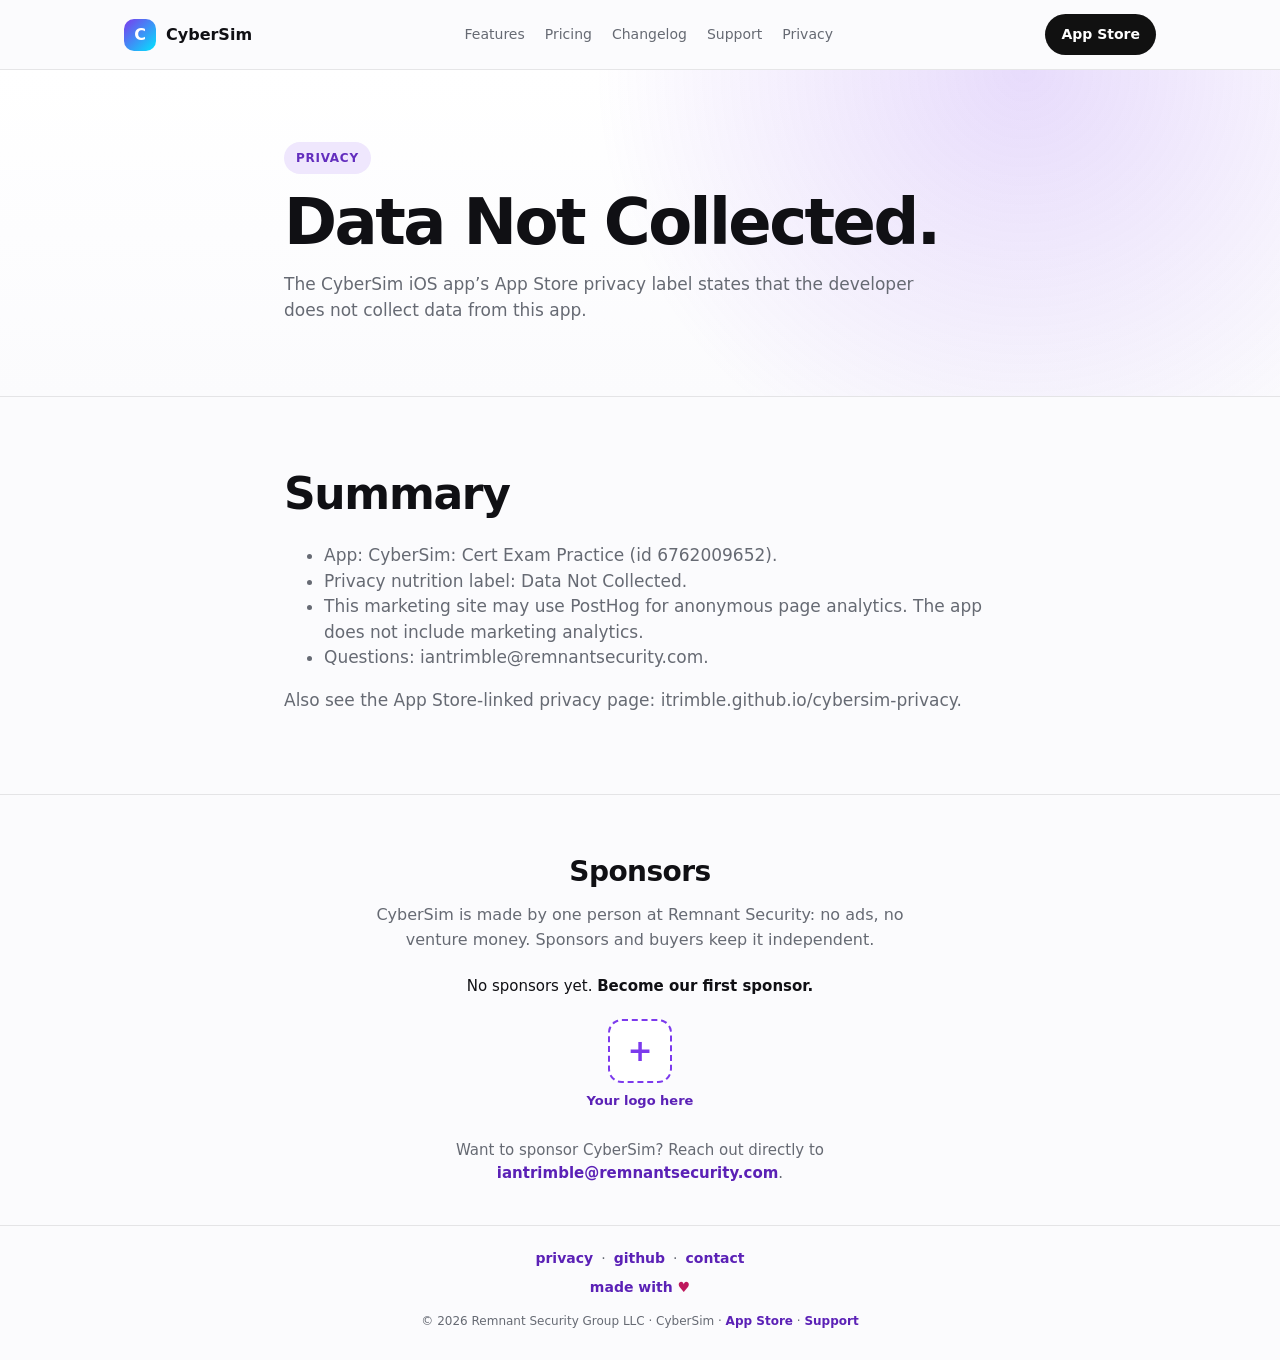
<file: privacy.html>
<!doctype html>
<html lang="en">
<head>
<meta charset="utf-8">
<meta name="viewport" content="width=device-width, initial-scale=1">
<title>CyberSim Privacy</title>
<meta name="description" content="CyberSim App Store privacy: Data Not Collected.">
<link rel="canonical" href="https://cybersim.remnantsecurity.com/privacy.html">
<link rel="icon" type="image/svg+xml" href="/favicon.svg">
<meta property="og:title" content="CyberSim Privacy">
<meta property="og:description" content="CyberSim App Store privacy: Data Not Collected.">
<meta property="og:type" content="website">
<meta property="og:url" content="https://cybersim.remnantsecurity.com/privacy.html">
<meta name="theme-color" content="#7C3AED">
<style>
:root{--accent:#7C3AED;--accent2:#00e5ff;--ink:#101014;--muted:#666a73;--bg:#fbfbfd;--card:#fff;--line:rgba(0,0,0,.09);--shadow:0 24px 70px rgba(0,0,0,.12)}
*{box-sizing:border-box}html{scroll-behavior:smooth}body{margin:0;background:var(--bg);color:var(--ink);font-family:-apple-system,BlinkMacSystemFont,"SF Pro Display","Inter",system-ui,sans-serif;line-height:1.5;-webkit-font-smoothing:antialiased}
a{color:inherit;text-decoration:none}.nav{position:sticky;top:0;z-index:50;background:rgba(251,251,253,.86);backdrop-filter:saturate(180%) blur(22px);border-bottom:1px solid var(--line)}
.navin{max-width:1080px;margin:auto;padding:14px 24px;display:flex;align-items:center;justify-content:space-between;gap:16px}
.brand{display:flex;align-items:center;gap:10px;font-weight:800}.mark{width:32px;height:32px;border-radius:10px;background:linear-gradient(135deg,var(--accent),var(--accent2));display:grid;place-items:center;color:#fff;font-weight:900}
.links{display:flex;gap:20px;color:var(--muted);font-size:14px;flex-wrap:wrap}.pill{padding:10px 16px;border-radius:999px;background:#111;color:#fff;font-weight:700;font-size:14px}
.wrap{max-width:1080px;margin:auto;padding:0 24px}.hero{padding:72px 0 56px;background:radial-gradient(circle at 80% 0%,color-mix(in srgb,var(--accent) 18%,transparent),transparent 40%),linear-gradient(180deg,#fff,var(--bg))}
.eyebrow{display:inline-flex;padding:7px 12px;border-radius:999px;background:color-mix(in srgb,var(--accent) 12%,white);color:color-mix(in srgb,var(--accent) 80%,black);font-size:12px;font-weight:800;letter-spacing:.06em;text-transform:uppercase}
h1{font-size:clamp(36px,6vw,64px);line-height:1.02;letter-spacing:-.04em;margin:16px 0}.lead{font-size:19px;color:var(--muted);max-width:640px}
.cta{display:flex;gap:12px;flex-wrap:wrap;margin-top:28px}.btn{display:inline-flex;align-items:center;justify-content:center;padding:14px 20px;border-radius:14px;font-weight:800}
.primary{background:var(--ink);color:#fff}.secondary{background:#fff;border:1px solid var(--line)}.meta{margin-top:16px;color:var(--muted);font-size:14px}
.proof{display:grid;grid-template-columns:repeat(4,1fr);gap:14px;margin:40px 0 0}.proofItem{background:var(--card);border:1px solid var(--line);border-radius:20px;padding:20px;box-shadow:0 10px 28px rgba(0,0,0,.04)}
.proofItem strong{display:block;font-size:28px;letter-spacing:-.03em}.proofItem span{color:var(--muted);font-size:13px}
.section{padding:64px 0;border-top:1px solid var(--line)}.section h2{font-size:clamp(28px,4vw,44px);letter-spacing:-.03em;margin:0 0 12px}
.grid{display:grid;grid-template-columns:repeat(3,1fr);gap:16px;margin-top:28px}.card{background:var(--card);border:1px solid var(--line);border-radius:20px;padding:22px;box-shadow:0 10px 28px rgba(0,0,0,.04)}
.card h3{margin:0 0 8px;font-size:18px}.card p,.card li{color:var(--muted);font-size:15px}.footer{padding:36px 0;color:var(--muted);font-size:13px;border-top:1px solid var(--line)}
.footerin{display:flex;justify-content:space-between;gap:16px;flex-wrap:wrap}.shot{margin-top:28px;border-radius:24px;overflow:hidden;border:1px solid var(--line);box-shadow:var(--shadow)}
.shot img{width:100%;display:block}.content{max-width:760px}.content p,.content li{color:var(--muted);font-size:17px}
@media(max-width:900px){.proof,.grid{grid-template-columns:1fr 1fr}.links{display:none}}
@media(max-width:600px){.proof,.grid{grid-template-columns:1fr}}
</style>
<link rel="stylesheet" href="/sponsors.css">
</head>
<body>
<nav class="nav"><div class="navin">
  <a class="brand" href="/"><span class="mark">C</span>CyberSim</a>
  <div class="links">
    <a href="/features.html">Features</a>
    <a href="/pricing.html">Pricing</a>
    <a href="/changelog.html">Changelog</a>
    <a href="/support.html">Support</a>
    <a href="/privacy.html">Privacy</a>
  </div>
  <a class="pill" href="https://apps.apple.com/us/app/cybersim-cert-exam-practice/id6762009652?ct=EXP-20260908-CYBERSIM-SITE-01">App Store</a>
</div></nav>

<section class="hero"><div class="wrap content">
  <span class="eyebrow">Privacy</span>
  <h1>Data Not Collected.</h1>
  <p class="lead">The CyberSim iOS app’s App Store privacy label states that the developer does not collect data from this app.</p>
</div></section>
<section class="section"><div class="wrap content">
  <h2>Summary</h2>
  <ul>
    <li>App: CyberSim: Cert Exam Practice (id 6762009652).</li>
    <li>Privacy nutrition label: Data Not Collected.</li>
    <li>This marketing site may use PostHog for anonymous page analytics. The app does not include marketing analytics.</li>
    <li>Questions: <a href="mailto:iantrimble@remnantsecurity.com">iantrimble@remnantsecurity.com</a>.</li>
  </ul>
  <p>Also see the App Store-linked privacy page: <a href="https://itrimble.github.io/cybersim-privacy/">itrimble.github.io/cybersim-privacy</a>.</p>
</div></section>

<!-- TODO(sponsors): flip data-sponsors-live to "true" when https://github.com/sponsors/itrimble is live -->
<section class="sponsors" data-sponsors-live="false" aria-labelledby="sponsors-h"><div class="wrap">
  <h2 id="sponsors-h">Sponsors</h2>
  <p class="indie">CyberSim is made by one person at Remnant Security: no ads, no venture money. Sponsors and buyers keep it independent.</p>
  <p class="empty">No sponsors yet. <strong>Become our first sponsor.</strong></p>
  <ul class="sponsor-row"><li><a class="sponsor-tile" href="mailto:iantrimble@remnantsecurity.com?subject=CyberSim%20sponsorship" data-live-href="https://github.com/sponsors/itrimble" aria-label="Your logo here: become CyberSim's first sponsor"><span class="slot" aria-hidden="true">+</span><span>Your logo here</span></a></li></ul>
  <p class="sp-cta">Want to sponsor CyberSim? <span data-show-when="live">Use <a href="mailto:iantrimble@remnantsecurity.com?subject=CyberSim%20sponsorship" data-live-href="https://github.com/sponsors/itrimble">GitHub Sponsors</a> or reach</span><span data-show-when="pending">Reach</span> out directly to <a href="mailto:iantrimble@remnantsecurity.com?subject=CyberSim%20sponsorship">iantrimble@remnantsecurity.com</a>.</p>
</div></section>
<footer class="mini"><div class="wrap">
  <nav aria-label="Footer"><a href="/privacy.html">privacy</a><span aria-hidden="true">·</span><a href="https://github.com/itrimble/cybersim-site" rel="noopener">github</a><span aria-hidden="true">·</span><a href="mailto:iantrimble@remnantsecurity.com">contact</a></nav>
  <p class="made"><a href="https://remnantsecurity.com">made with <span class="heart" aria-hidden="true">♥</span><span class="sr">love</span></a></p>
  <p class="legal"><span class="nw">© 2026 Remnant Security Group LLC · CyberSim</span> · <span class="nw"><a href="https://apps.apple.com/us/app/cybersim-cert-exam-practice/id6762009652?ct=EXP-20260908-CYBERSIM-SITE-01">App Store</a></span> · <span class="nw"><a href="/support.html">Support</a></span></p>
</div></footer>
<script src="/sponsors.js"></script>

</body></html>
</file>
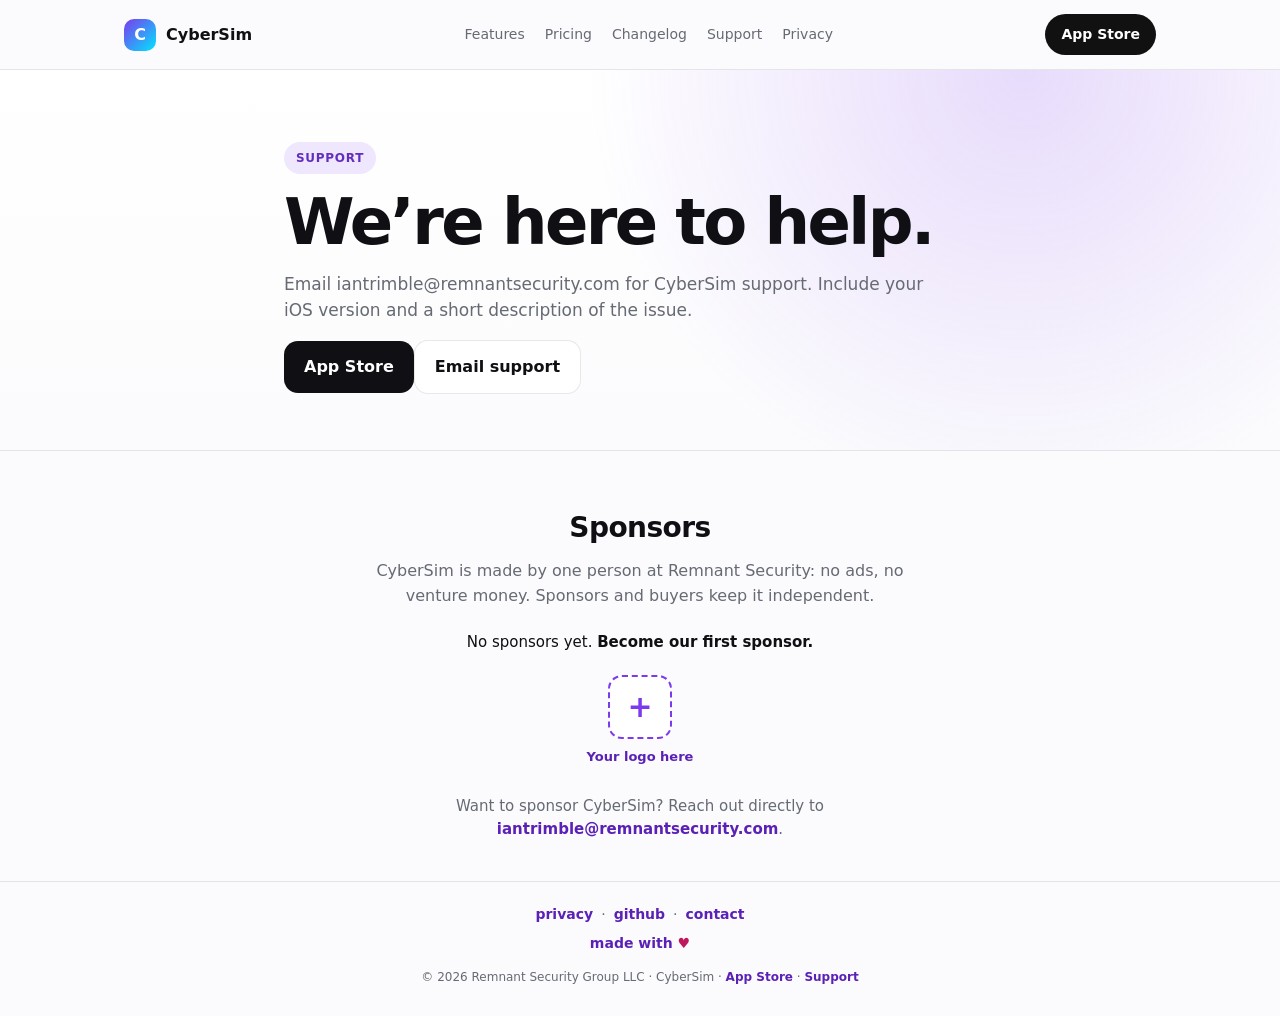
<file: support.html>
<!doctype html>
<html lang="en">
<head>
<meta charset="utf-8">
<meta name="viewport" content="width=device-width, initial-scale=1">
<title>CyberSim Support</title>
<meta name="description" content="Support for CyberSim: Cert Exam Practice.">
<link rel="canonical" href="https://cybersim.remnantsecurity.com/support.html">
<link rel="icon" type="image/svg+xml" href="/favicon.svg">
<meta property="og:title" content="CyberSim Support">
<meta property="og:description" content="Support for CyberSim: Cert Exam Practice.">
<meta property="og:type" content="website">
<meta property="og:url" content="https://cybersim.remnantsecurity.com/support.html">
<meta name="theme-color" content="#7C3AED">
<style>
:root{--accent:#7C3AED;--accent2:#00e5ff;--ink:#101014;--muted:#666a73;--bg:#fbfbfd;--card:#fff;--line:rgba(0,0,0,.09);--shadow:0 24px 70px rgba(0,0,0,.12)}
*{box-sizing:border-box}html{scroll-behavior:smooth}body{margin:0;background:var(--bg);color:var(--ink);font-family:-apple-system,BlinkMacSystemFont,"SF Pro Display","Inter",system-ui,sans-serif;line-height:1.5;-webkit-font-smoothing:antialiased}
a{color:inherit;text-decoration:none}.nav{position:sticky;top:0;z-index:50;background:rgba(251,251,253,.86);backdrop-filter:saturate(180%) blur(22px);border-bottom:1px solid var(--line)}
.navin{max-width:1080px;margin:auto;padding:14px 24px;display:flex;align-items:center;justify-content:space-between;gap:16px}
.brand{display:flex;align-items:center;gap:10px;font-weight:800}.mark{width:32px;height:32px;border-radius:10px;background:linear-gradient(135deg,var(--accent),var(--accent2));display:grid;place-items:center;color:#fff;font-weight:900}
.links{display:flex;gap:20px;color:var(--muted);font-size:14px;flex-wrap:wrap}.pill{padding:10px 16px;border-radius:999px;background:#111;color:#fff;font-weight:700;font-size:14px}
.wrap{max-width:1080px;margin:auto;padding:0 24px}.hero{padding:72px 0 56px;background:radial-gradient(circle at 80% 0%,color-mix(in srgb,var(--accent) 18%,transparent),transparent 40%),linear-gradient(180deg,#fff,var(--bg))}
.eyebrow{display:inline-flex;padding:7px 12px;border-radius:999px;background:color-mix(in srgb,var(--accent) 12%,white);color:color-mix(in srgb,var(--accent) 80%,black);font-size:12px;font-weight:800;letter-spacing:.06em;text-transform:uppercase}
h1{font-size:clamp(36px,6vw,64px);line-height:1.02;letter-spacing:-.04em;margin:16px 0}.lead{font-size:19px;color:var(--muted);max-width:640px}
.cta{display:flex;gap:12px;flex-wrap:wrap;margin-top:28px}.btn{display:inline-flex;align-items:center;justify-content:center;padding:14px 20px;border-radius:14px;font-weight:800}
.primary{background:var(--ink);color:#fff}.secondary{background:#fff;border:1px solid var(--line)}.meta{margin-top:16px;color:var(--muted);font-size:14px}
.proof{display:grid;grid-template-columns:repeat(4,1fr);gap:14px;margin:40px 0 0}.proofItem{background:var(--card);border:1px solid var(--line);border-radius:20px;padding:20px;box-shadow:0 10px 28px rgba(0,0,0,.04)}
.proofItem strong{display:block;font-size:28px;letter-spacing:-.03em}.proofItem span{color:var(--muted);font-size:13px}
.section{padding:64px 0;border-top:1px solid var(--line)}.section h2{font-size:clamp(28px,4vw,44px);letter-spacing:-.03em;margin:0 0 12px}
.grid{display:grid;grid-template-columns:repeat(3,1fr);gap:16px;margin-top:28px}.card{background:var(--card);border:1px solid var(--line);border-radius:20px;padding:22px;box-shadow:0 10px 28px rgba(0,0,0,.04)}
.card h3{margin:0 0 8px;font-size:18px}.card p,.card li{color:var(--muted);font-size:15px}.footer{padding:36px 0;color:var(--muted);font-size:13px;border-top:1px solid var(--line)}
.footerin{display:flex;justify-content:space-between;gap:16px;flex-wrap:wrap}.shot{margin-top:28px;border-radius:24px;overflow:hidden;border:1px solid var(--line);box-shadow:var(--shadow)}
.shot img{width:100%;display:block}.content{max-width:760px}.content p,.content li{color:var(--muted);font-size:17px}
@media(max-width:900px){.proof,.grid{grid-template-columns:1fr 1fr}.links{display:none}}
@media(max-width:600px){.proof,.grid{grid-template-columns:1fr}}
</style>
<link rel="stylesheet" href="/sponsors.css">
</head>
<body>
<nav class="nav"><div class="navin">
  <a class="brand" href="/"><span class="mark">C</span>CyberSim</a>
  <div class="links">
    <a href="/features.html">Features</a>
    <a href="/pricing.html">Pricing</a>
    <a href="/changelog.html">Changelog</a>
    <a href="/support.html">Support</a>
    <a href="/privacy.html">Privacy</a>
  </div>
  <a class="pill" href="https://apps.apple.com/us/app/cybersim-cert-exam-practice/id6762009652?ct=EXP-20260908-CYBERSIM-SITE-01">App Store</a>
</div></nav>

<section class="hero"><div class="wrap content">
  <span class="eyebrow">Support</span>
  <h1>We’re here to help.</h1>
  <p class="lead">Email <a href="mailto:iantrimble@remnantsecurity.com">iantrimble@remnantsecurity.com</a> for CyberSim support. Include your iOS version and a short description of the issue.</p>
  <div class="sp-cta"><a class="btn primary" href="https://apps.apple.com/us/app/cybersim-cert-exam-practice/id6762009652?ct=EXP-20260908-CYBERSIM-SITE-01">App Store</a><a class="btn secondary" href="mailto:iantrimble@remnantsecurity.com">Email support</a></div>
</div></section>

<!-- TODO(sponsors): flip data-sponsors-live to "true" when https://github.com/sponsors/itrimble is live -->
<section class="sponsors" data-sponsors-live="false" aria-labelledby="sponsors-h"><div class="wrap">
  <h2 id="sponsors-h">Sponsors</h2>
  <p class="indie">CyberSim is made by one person at Remnant Security: no ads, no venture money. Sponsors and buyers keep it independent.</p>
  <p class="empty">No sponsors yet. <strong>Become our first sponsor.</strong></p>
  <ul class="sponsor-row"><li><a class="sponsor-tile" href="mailto:iantrimble@remnantsecurity.com?subject=CyberSim%20sponsorship" data-live-href="https://github.com/sponsors/itrimble" aria-label="Your logo here: become CyberSim's first sponsor"><span class="slot" aria-hidden="true">+</span><span>Your logo here</span></a></li></ul>
  <p class="sp-cta">Want to sponsor CyberSim? <span data-show-when="live">Use <a href="mailto:iantrimble@remnantsecurity.com?subject=CyberSim%20sponsorship" data-live-href="https://github.com/sponsors/itrimble">GitHub Sponsors</a> or reach</span><span data-show-when="pending">Reach</span> out directly to <a href="mailto:iantrimble@remnantsecurity.com?subject=CyberSim%20sponsorship">iantrimble@remnantsecurity.com</a>.</p>
</div></section>
<footer class="mini"><div class="wrap">
  <nav aria-label="Footer"><a href="/privacy.html">privacy</a><span aria-hidden="true">·</span><a href="https://github.com/itrimble/cybersim-site" rel="noopener">github</a><span aria-hidden="true">·</span><a href="mailto:iantrimble@remnantsecurity.com">contact</a></nav>
  <p class="made"><a href="https://remnantsecurity.com">made with <span class="heart" aria-hidden="true">♥</span><span class="sr">love</span></a></p>
  <p class="legal"><span class="nw">© 2026 Remnant Security Group LLC · CyberSim</span> · <span class="nw"><a href="https://apps.apple.com/us/app/cybersim-cert-exam-practice/id6762009652?ct=EXP-20260908-CYBERSIM-SITE-01">App Store</a></span> · <span class="nw"><a href="/support.html">Support</a></span></p>
</div></footer>
<script src="/sponsors.js"></script>
<script src="/posthog.js"></script>
</body></html>
</file>
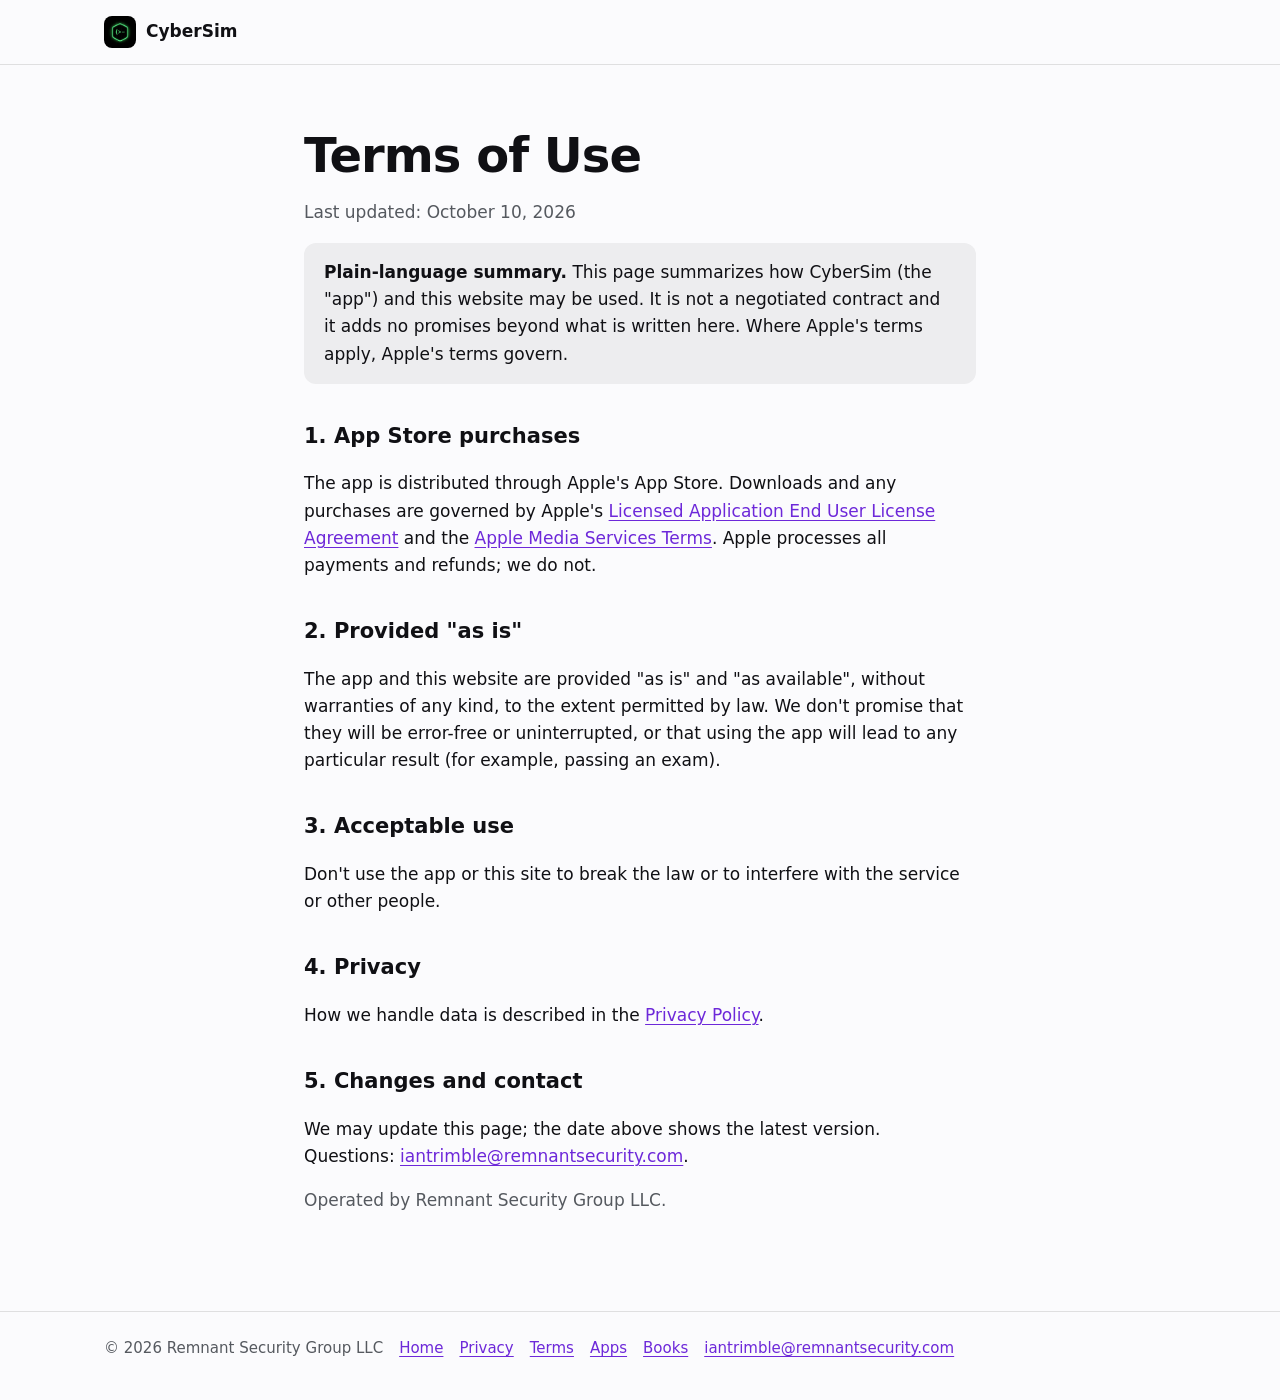
<file: terms.html>
<!doctype html>
<html lang="en">
<head>
<meta charset="utf-8">
<meta name="viewport" content="width=device-width, initial-scale=1">
<title>Terms of Use — CyberSim</title>
<meta name="description" content="Plain-language terms of use for CyberSim.">
<link rel="icon" href="/favicon.ico" sizes="any">
<link rel="apple-touch-icon" href="/apple-touch-icon.png">
<style>
*{box-sizing:border-box}body{margin:0;background:#fbfbfd;color:#101014;font-family:-apple-system,BlinkMacSystemFont,"SF Pro Display","Inter",system-ui,sans-serif;font-size:17px;line-height:1.6;-webkit-font-smoothing:antialiased}
a{color:#6d28d9;text-underline-offset:3px}a:focus-visible{outline:3px solid #6d28d9;outline-offset:3px;border-radius:4px}
.wrap{max-width:720px;margin:0 auto;padding:0 24px}
header{border-bottom:1px solid color-mix(in srgb,#101014 12%,transparent)}header .wrap{display:flex;align-items:center;gap:12px;padding:16px 24px;max-width:1120px}
header a.brand{display:flex;align-items:center;gap:10px;font-weight:700;color:#101014;text-decoration:none}header img{border-radius:8px}
main{padding:64px 0 80px}h1{font-size:clamp(32px,5vw,48px);line-height:1.1;letter-spacing:-.02em;margin:0 0 12px}
h2{font-size:21px;margin:36px 0 8px}.muted{color:#55595f}
.links{display:flex;flex-wrap:wrap;gap:12px;margin-top:28px}.links a{display:inline-block;padding:12px 20px;border-radius:999px;border:1px solid color-mix(in srgb,#101014 18%,transparent);text-decoration:none;font-weight:600;color:#101014}
.links a.primary{background:#6d28d9;border-color:#6d28d9;color:#fff}
.note{padding:16px 20px;border-radius:12px;background:color-mix(in srgb,#101014 6%,transparent);margin:0 0 24px}
footer{border-top:1px solid color-mix(in srgb,#101014 12%,transparent);padding:24px 0 40px;font-size:15px}footer .wrap{display:flex;flex-wrap:wrap;gap:16px;max-width:1120px}
</style>
<style id="a11y-2026-10-10">a:focus-visible,button:focus-visible,summary:focus-visible,[tabindex]:focus-visible{outline:3px solid currentColor;outline-offset:3px;border-radius:4px}</style>
</head>
<body>
<header><div class="wrap"><a class="brand" href="/"><img src="/apple-touch-icon.png" alt="" width="32" height="32">CyberSim</a></div></header>
<main id="main"><div class="wrap">
<h1>Terms of Use</h1>
<p class="muted">Last updated: October 10, 2026</p>
<p class="note"><strong>Plain-language summary.</strong> This page summarizes how CyberSim (the "app") and this website may be used. It is not a negotiated contract and it adds no promises beyond what is written here. Where Apple's terms apply, Apple's terms govern.</p>
<h2>1. App Store purchases</h2>
<p>The app is distributed through Apple's App Store. Downloads and any purchases are governed by Apple's <a href="https://www.apple.com/legal/internet-services/itunes/dev/stdeula/">Licensed Application End User License Agreement</a> and the <a href="https://www.apple.com/legal/internet-services/itunes/">Apple Media Services Terms</a>. Apple processes all payments and refunds; we do not.</p>

<h2>2. Provided "as is"</h2>
<p>The app and this website are provided "as is" and "as available", without warranties of any kind, to the extent permitted by law. We don't promise that they will be error-free or uninterrupted, or that using the app will lead to any particular result (for example, passing an exam).</p>
<h2>3. Acceptable use</h2>
<p>Don't use the app or this site to break the law or to interfere with the service or other people.</p>
<h2>4. Privacy</h2>
<p>How we handle data is described in the <a href="/privacy.html">Privacy Policy</a>.</p>
<h2>5. Changes and contact</h2>
<p>We may update this page; the date above shows the latest version. Questions: <a href="mailto:iantrimble@remnantsecurity.com">iantrimble@remnantsecurity.com</a>.</p>
<p class="muted">Operated by Remnant Security Group LLC.</p>
</div></main>
<footer><div class="wrap"><span class="muted">© 2026 Remnant Security Group LLC</span><a href="/">Home</a><a href="/privacy.html">Privacy</a><a href="/terms.html">Terms</a><a href="https://apps.remnantsecurity.com/">Apps</a><a href="https://books.remnantsecurity.com/">Books</a><a href="mailto:iantrimble@remnantsecurity.com">iantrimble@remnantsecurity.com</a></div></footer>
</body>
</html>
</file>
<file: sponsors.css>
/* Sponsors footer (Handy-style). Scoped to .sponsors / .mini */
.sponsors{padding:56px 0 40px;border-top:1px solid var(--line);text-align:center}
.sponsors h2{margin:0 0 10px;font-size:28px;letter-spacing:-.02em;color:var(--ink)}
.sponsors .indie{max-width:560px;margin:0 auto 22px;color:var(--muted);font-size:16px;line-height:1.55}
.sponsors .empty{margin:0 0 16px;color:var(--ink);font-size:15px}
.sponsor-row{display:flex;justify-content:center;flex-wrap:wrap;gap:20px;margin:0 0 22px;padding:0;list-style:none}
.sponsor-tile{display:flex;flex-direction:column;align-items:center;gap:8px;text-decoration:none;color:#5b21b6;font-size:13px;font-weight:600;border-radius:14px;padding:6px}
.sponsor-tile .slot{width:64px;height:64px;border:2px dashed #7C3AED;border-radius:14px;display:flex;align-items:center;justify-content:center;font-size:30px;line-height:1;color:#7C3AED;background:#fff}
.sponsor-tile:hover .slot{background:color-mix(in srgb,#7C3AED 8%,#fff)}
.sponsors .sp-cta{margin:0 auto;max-width:600px;color:var(--muted);font-size:15px;line-height:1.55}
.sponsors .sp-cta a,.mini a{color:#5b21b6;font-weight:600}
.sponsors a:focus-visible,.mini a:focus-visible{outline:3px solid #7C3AED;outline-offset:3px;border-radius:6px}
.mini{padding:22px 0 30px;color:var(--muted);font-size:13px;border-top:1px solid var(--line)}
.mini nav{display:flex;justify-content:center;flex-wrap:wrap;gap:8px;font-size:14px}
.mini .made{text-align:center;margin:8px 0 14px;font-size:14px}
.mini .made a{text-decoration:none}
.mini .heart{color:#be185d}
.mini .legal{text-align:center;font-size:12px;margin:0}
[data-show-when="live"]{display:none}
[data-sponsors-live="true"] [data-show-when="live"]{display:inline}
[data-sponsors-live="true"] [data-show-when="pending"]{display:none}
.sr{position:absolute;width:1px;height:1px;overflow:hidden;clip:rect(0 0 0 0);white-space:nowrap}
.mini .nw{white-space:nowrap}
</file>
